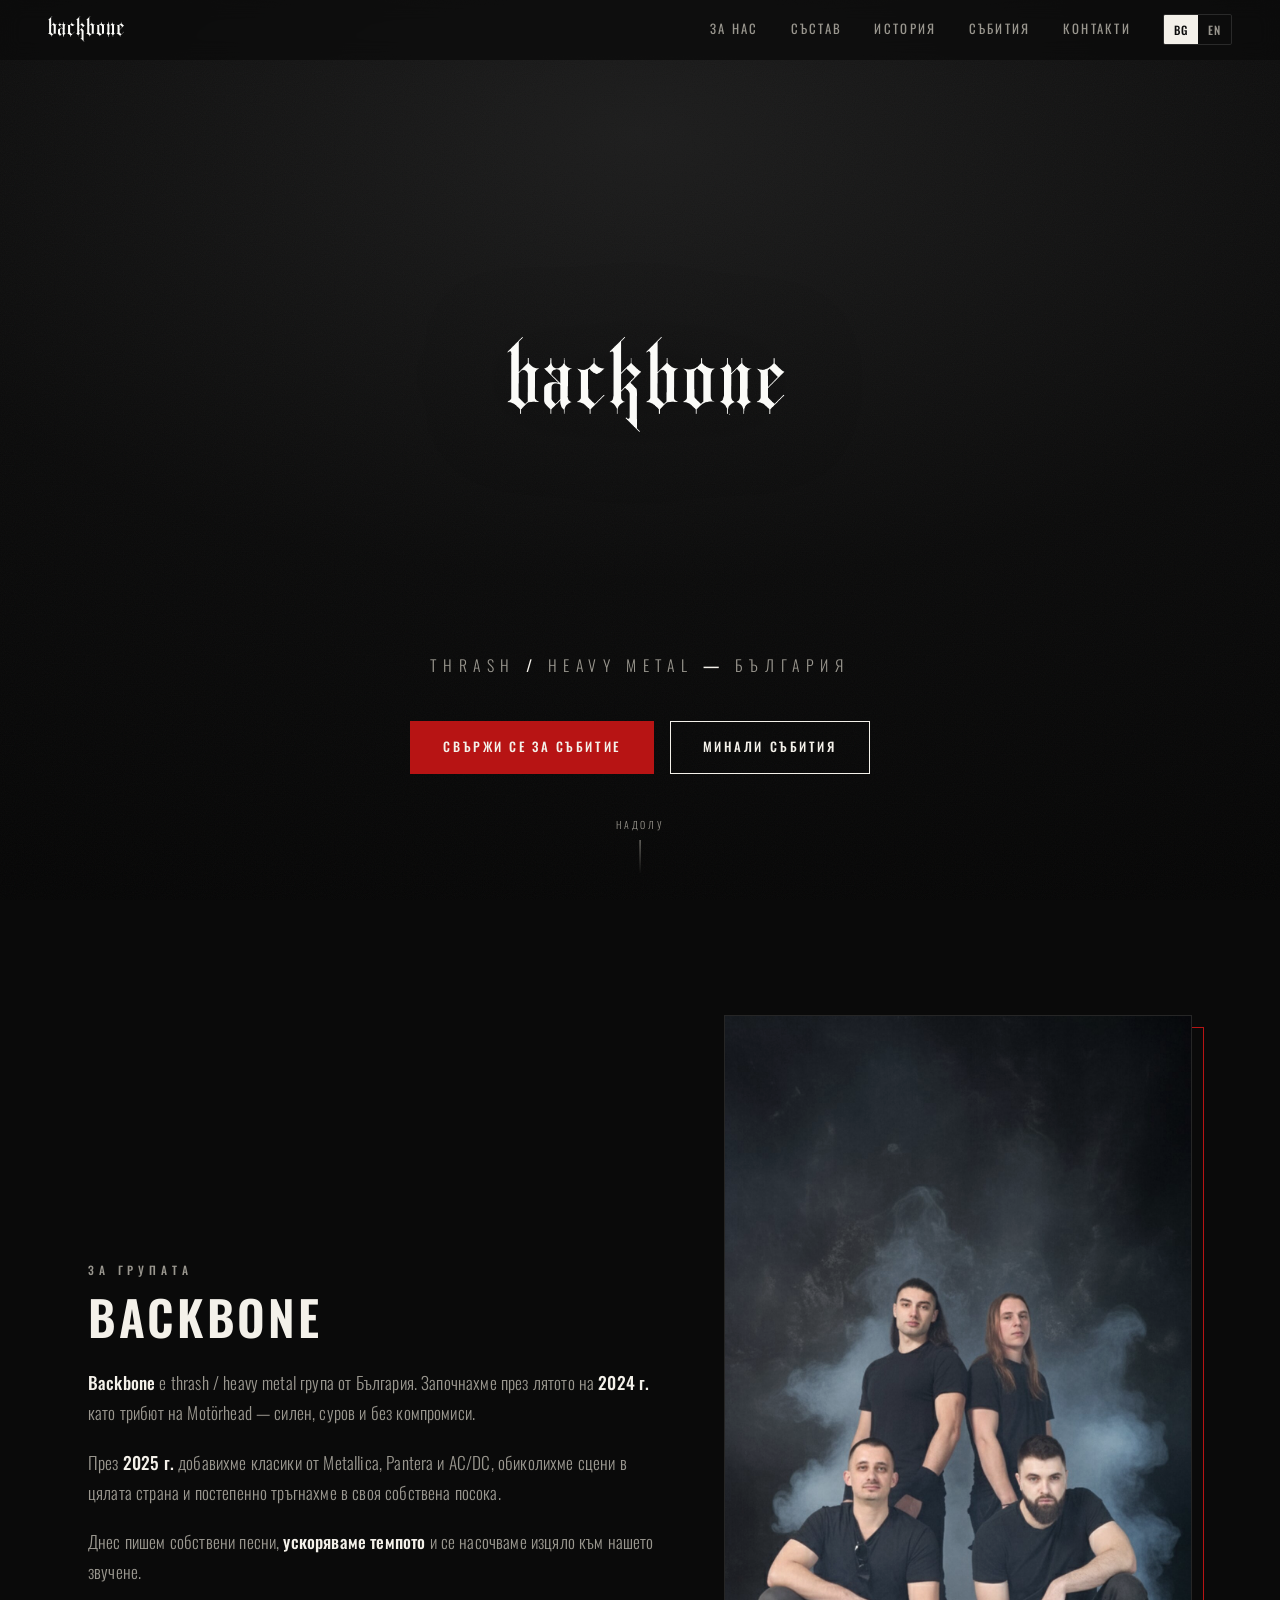
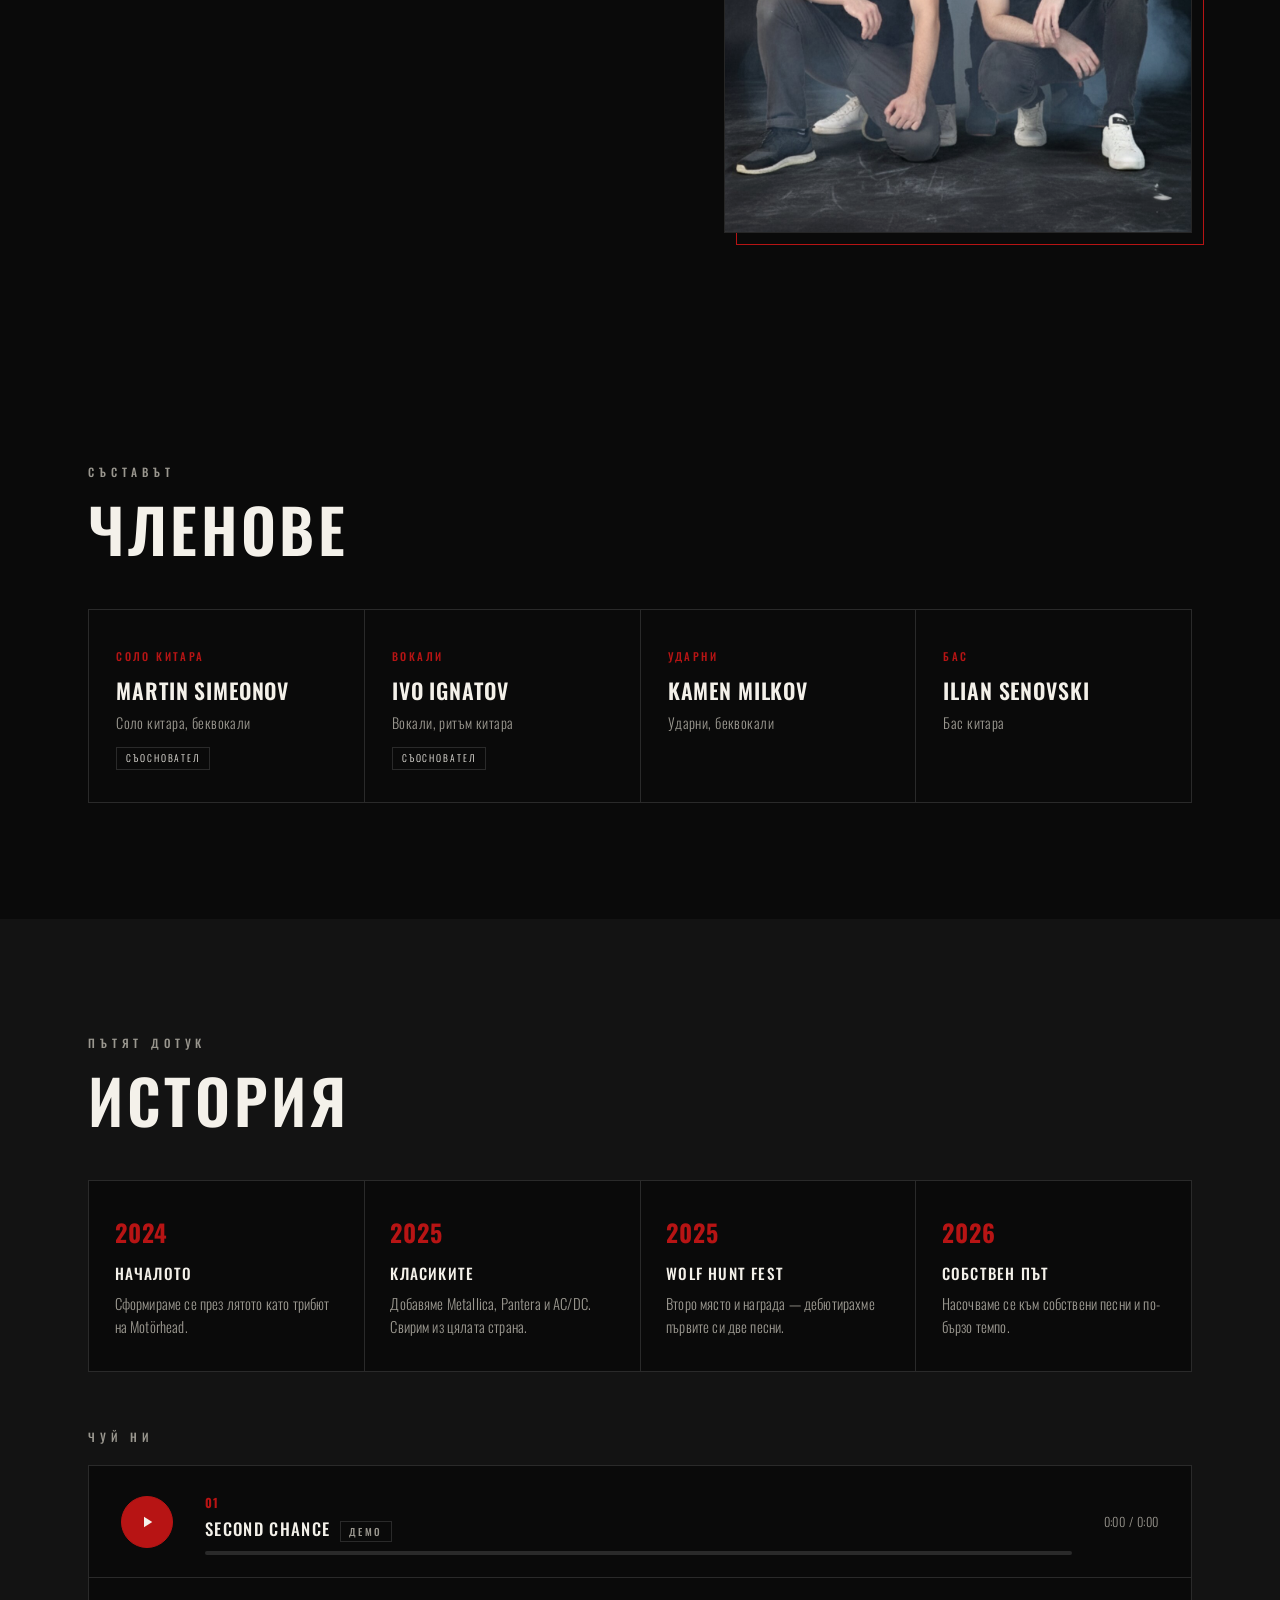
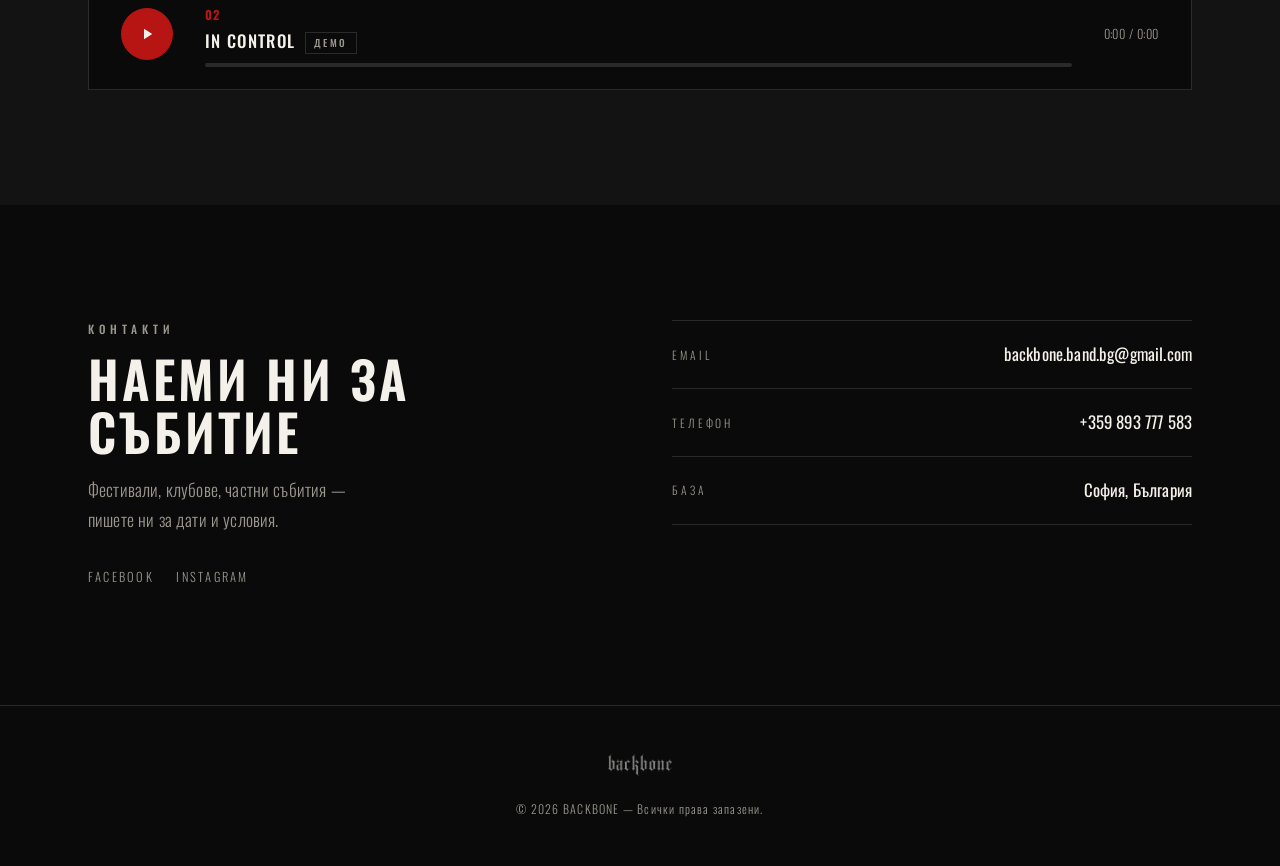
<file: index.html>
<!DOCTYPE html>
<html lang="bg">
<head>
<meta charset="UTF-8">
<meta name="viewport" content="width=device-width, initial-scale=1">
<title>BACKBONE — Thrash / Heavy Metal</title>
<meta name="description" content="BACKBONE — thrash / heavy metal band from Bulgaria. Bookings and events.">
<link rel="icon" type="image/png" href="assets/img/favicon.png">
<link rel="preconnect" href="https://fonts.googleapis.com">
<link rel="preconnect" href="https://fonts.gstatic.com" crossorigin>
<link href="https://fonts.googleapis.com/css2?family=Oswald:wght@300;400;500;600;700&display=swap" rel="stylesheet">
<link rel="stylesheet" href="assets/css/style.css">
</head>
<body>

<!-- NAV -->
<nav class="nav">
  <a class="nav__logo" href="index.html" aria-label="BACKBONE home">
    <img src="assets/img/logo-mark.png" alt="BACKBONE">
  </a>
  <div class="nav__links">
    <a href="#about"><span data-lang-bg>За нас</span><span data-lang-en>About</span></a>
    <a href="#members"><span data-lang-bg>Състав</span><span data-lang-en>Members</span></a>
    <a href="#story"><span data-lang-bg>История</span><span data-lang-en>Story</span></a>
    <a href="events.html"><span data-lang-bg>Събития</span><span data-lang-en>Events</span></a>
    <a href="#contact"><span data-lang-bg>Контакти</span><span data-lang-en>Contact</span></a>
    <div class="lang" role="group" aria-label="Language">
      <button data-set-lang="bg">BG</button>
      <button data-set-lang="en">EN</button>
    </div>
  </div>
  <button class="burger" aria-label="Menu"><span></span><span></span><span></span></button>
</nav>

<!-- HERO -->
<header class="hero">
  <div class="hero__bg"></div>
  <div class="hero__inner">
    <img class="hero__logo" src="assets/img/logo-white-centered.png" alt="BACKBONE">
    <p class="hero__tag">
      <span data-lang-bg>Thrash <b>/</b> Heavy Metal <b>—</b> България</span>
      <span data-lang-en>Thrash <b>/</b> Heavy Metal <b>—</b> Bulgaria</span>
    </p>
    <div class="hero__cta">
      <a class="btn btn--blood" href="#contact"><span data-lang-bg>Свържи се за събитие</span><span data-lang-en>Book us</span></a>
      <a class="btn" href="events.html"><span data-lang-bg>Минали събития</span><span data-lang-en>Past shows</span></a>
    </div>
  </div>
  <div class="hero__scroll"><span data-lang-bg>Надолу</span><span data-lang-en>Scroll</span></div>
</header>

<!-- ABOUT -->
<section class="section" id="about">
  <div class="wrap about">
    <div class="about__body" data-reveal>
      <span class="eyebrow" data-lang-bg>За групата</span>
      <span class="eyebrow" data-lang-en>The band</span>
      <h2 style="font-size:clamp(1.8rem,5vw,3rem);margin:0.8rem 0 1.5rem;">BACKBONE</h2>
      <div data-lang-bg>
        <p><strong>Backbone</strong> е thrash / heavy metal група от България. Започнахме през лятото на <strong>2024 г.</strong> като трибют на Motörhead — силен, суров и без компромиси.</p>
        <p>През <strong>2025 г.</strong> добавихме класики от Metallica, Pantera и AC/DC, обиколихме сцени в цялата страна и постепенно тръгнахме в своя собствена посока.</p>
        <p>Днес пишем собствени песни, <strong>ускоряваме темпото</strong> и се насочваме изцяло към нашето звучене.</p>
      </div>
      <div data-lang-en>
        <p><strong>Backbone</strong> is a thrash / heavy metal band from Bulgaria. We started in the <strong>summer of 2024</strong> as a Motörhead tribute — loud, raw and uncompromising.</p>
        <p>Through <strong>2025</strong> we added classics from Metallica, Pantera and AC/DC, played stages across the country, and slowly began moving in our own direction.</p>
        <p>Today we write our own songs, <strong>push the tempo faster</strong>, and head fully toward our own sound.</p>
      </div>
    </div>
    <div class="about__photo" data-reveal>
      <img src="assets/img/band-dark.jpg" alt="BACKBONE" data-en="BACKBONE band" data-bg="Групата BACKBONE">
    </div>
  </div>
</section>

<!-- MEMBERS -->
<section class="section" id="members">
  <div class="wrap">
    <div class="section__head" data-reveal>
      <span class="eyebrow" data-lang-bg>Съставът</span>
      <span class="eyebrow" data-lang-en>The lineup</span>
      <h2><span data-lang-bg>Членове</span><span data-lang-en>Members</span></h2>
    </div>
    <div class="members" data-reveal>
      <div class="member">
        <span class="member__role"><span data-lang-bg>Соло китара</span><span data-lang-en>Lead guitar</span></span>
        <h3 class="member__name">Martin Simeonov</h3>
        <p class="member__inst"><span data-lang-bg>Соло китара, беквокали</span><span data-lang-en>Lead guitar, backing vocals</span></p>
        <span class="member__founder"><span data-lang-bg>Съосновател</span><span data-lang-en>Co-founder</span></span>
      </div>
      <div class="member">
        <span class="member__role"><span data-lang-bg>Вокали</span><span data-lang-en>Vocals</span></span>
        <h3 class="member__name">Ivo Ignatov</h3>
        <p class="member__inst"><span data-lang-bg>Вокали, ритъм китара</span><span data-lang-en>Vocals, rhythm guitar</span></p>
        <span class="member__founder"><span data-lang-bg>Съосновател</span><span data-lang-en>Co-founder</span></span>
      </div>
      <div class="member">
        <span class="member__role"><span data-lang-bg>Ударни</span><span data-lang-en>Drums</span></span>
        <h3 class="member__name">Kamen Milkov</h3>
        <p class="member__inst"><span data-lang-bg>Ударни, беквокали</span><span data-lang-en>Drums, backing vocals</span></p>
      </div>
      <div class="member">
        <span class="member__role"><span data-lang-bg>Бас</span><span data-lang-en>Bass</span></span>
        <h3 class="member__name">Ilian Senovski</h3>
        <p class="member__inst"><span data-lang-bg>Бас китара</span><span data-lang-en>Bass guitar</span></p>
      </div>
    </div>
  </div>
</section>

<!-- STORY / MILESTONES -->
<section class="section section--alt" id="story">
  <div class="wrap">
    <div class="section__head" data-reveal>
      <span class="eyebrow" data-lang-bg>Пътят дотук</span>
      <span class="eyebrow" data-lang-en>The road so far</span>
      <h2><span data-lang-bg>История</span><span data-lang-en>Story</span></h2>
    </div>
    <div class="miles" data-reveal>
      <div class="mile">
        <span class="mile__year">2024</span>
        <span class="mile__t"><span data-lang-bg>Началото</span><span data-lang-en>The start</span></span>
        <p data-lang-bg>Сформираме се през лятото като трибют на Motörhead.</p>
        <p data-lang-en>Formed in the summer as a Motörhead tribute.</p>
      </div>
      <div class="mile">
        <span class="mile__year">2025</span>
        <span class="mile__t"><span data-lang-bg>Класиките</span><span data-lang-en>The classics</span></span>
        <p data-lang-bg>Добавяме Metallica, Pantera и AC/DC. Свирим из цялата страна.</p>
        <p data-lang-en>Added Metallica, Pantera and AC/DC. Played all over the country.</p>
      </div>
      <div class="mile">
        <span class="mile__year">2025</span>
        <span class="mile__t"><span data-lang-bg>Wolf Hunt Fest</span><span data-lang-en>Wolf Hunt Fest</span></span>
        <p data-lang-bg>Второ място и награда — дебютирахме първите си две песни.</p>
        <p data-lang-en>2nd place and an award — debuting our first two songs.</p>
      </div>
      <div class="mile">
        <span class="mile__year">2026</span>
        <span class="mile__t"><span data-lang-bg>Собствен път</span><span data-lang-en>Our own path</span></span>
        <p data-lang-bg>Насочваме се към собствени песни и по-бързо темпо.</p>
        <p data-lang-en>Moving toward our own songs and a faster tempo.</p>
      </div>
    </div>

    <div style="margin-top:3.5rem" data-reveal>
      <span class="eyebrow" style="display:block;margin-bottom:1.2rem" data-lang-bg>Чуй ни</span>
      <span class="eyebrow" style="display:block;margin-bottom:1.2rem" data-lang-en>Listen</span>
      <div class="tracks">
        <div class="track" data-src="assets/audio/second-chance.mp3">
          <button class="track__play" aria-label="Play Second Chance">
            <svg class="icon-play" viewBox="0 0 24 24" fill="currentColor"><path d="M8 5v14l11-7z"/></svg>
            <svg class="icon-pause" viewBox="0 0 24 24" fill="currentColor"><path d="M6 5h4v14H6zM14 5h4v14h-4z"/></svg>
          </button>
          <div class="track__meta">
            <span class="track__num">01</span>
            <div class="track__name">Second Chance<span class="track__tag" data-lang-bg>демо</span><span class="track__tag" data-lang-en>demo</span></div>
            <div class="track__bar"><div class="track__fill"></div></div>
          </div>
          <div class="track__time">0:00 / 0:00</div>
        </div>
        <div class="track" data-src="assets/audio/in-control.mp3">
          <button class="track__play" aria-label="Play In Control">
            <svg class="icon-play" viewBox="0 0 24 24" fill="currentColor"><path d="M8 5v14l11-7z"/></svg>
            <svg class="icon-pause" viewBox="0 0 24 24" fill="currentColor"><path d="M6 5h4v14H6zM14 5h4v14h-4z"/></svg>
          </button>
          <div class="track__meta">
            <span class="track__num">02</span>
            <div class="track__name">In Control<span class="track__tag" data-lang-bg>демо</span><span class="track__tag" data-lang-en>demo</span></div>
            <div class="track__bar"><div class="track__fill"></div></div>
          </div>
          <div class="track__time">0:00 / 0:00</div>
        </div>
      </div>
    </div>
  </div>
</section>

<!-- CONTACT -->
<section class="section" id="contact">
  <div class="wrap contact">
    <div class="contact__lead" data-reveal>
      <span class="eyebrow" data-lang-bg>Контакти</span>
      <span class="eyebrow" data-lang-en>Contact</span>
      <h2 style="font-size:clamp(1.8rem,5vw,3.2rem);margin-top:0.8rem"><span data-lang-bg>Наеми ни за събитие</span><span data-lang-en>Book us for a show</span></h2>
      <p data-lang-bg>Фестивали, клубове, частни събития — пишете ни за дати и условия.</p>
      <p data-lang-en>Festivals, clubs, private events — reach out for dates and details.</p>
      <div class="socials">
        <a href="https://www.facebook.com/profile.php?id=61567194346154" target="_blank" rel="noopener">Facebook</a>
        <a href="https://www.instagram.com/backbone__band" target="_blank" rel="noopener">Instagram</a>
      </div>
    </div>
    <div class="contact__list" data-reveal>
      <a class="contact__row" href="mailto:backbone.band.bg@gmail.com">
        <span class="k">Email</span>
        <span class="v">backbone.band.bg@gmail.com</span>
      </a>
      <a class="contact__row" href="tel:+359893777583">
        <span class="k"><span data-lang-bg>Телефон</span><span data-lang-en>Phone</span></span>
        <span class="v">+359 893 777 583</span>
      </a>
      <div class="contact__row">
        <span class="k"><span data-lang-bg>База</span><span data-lang-en>Based in</span></span>
        <span class="v"><span data-lang-bg>София, България</span><span data-lang-en>Sofia, Bulgaria</span></span>
      </div>
    </div>
  </div>
</section>

<!-- FOOTER -->
<footer class="footer">
  <img src="assets/img/logo-mark.png" alt="BACKBONE">
  <p>© <span id="yr"></span> BACKBONE — <span data-lang-bg>Всички права запазени.</span><span data-lang-en>All rights reserved.</span></p>
</footer>

<script>document.getElementById('yr').textContent = new Date().getFullYear();</script>
<script src="assets/js/main.js"></script>
</body>
</html>
</file>
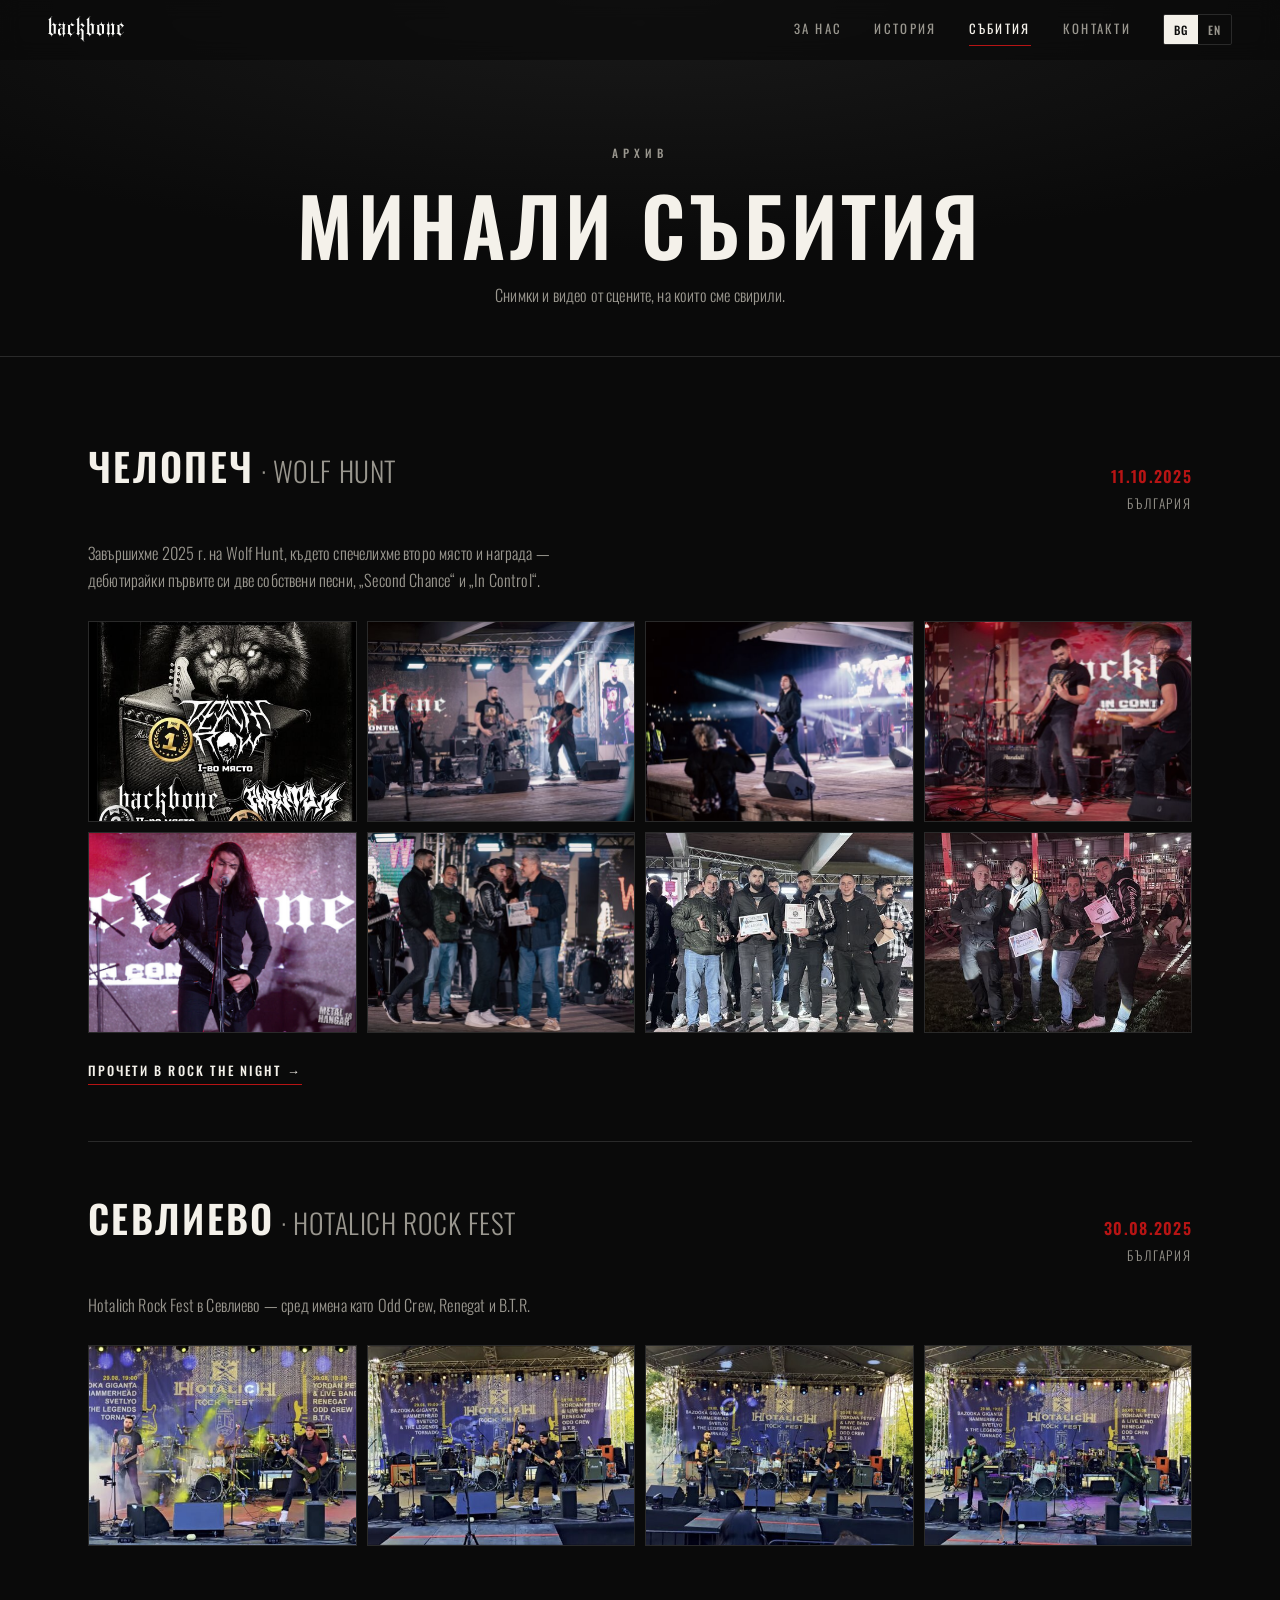
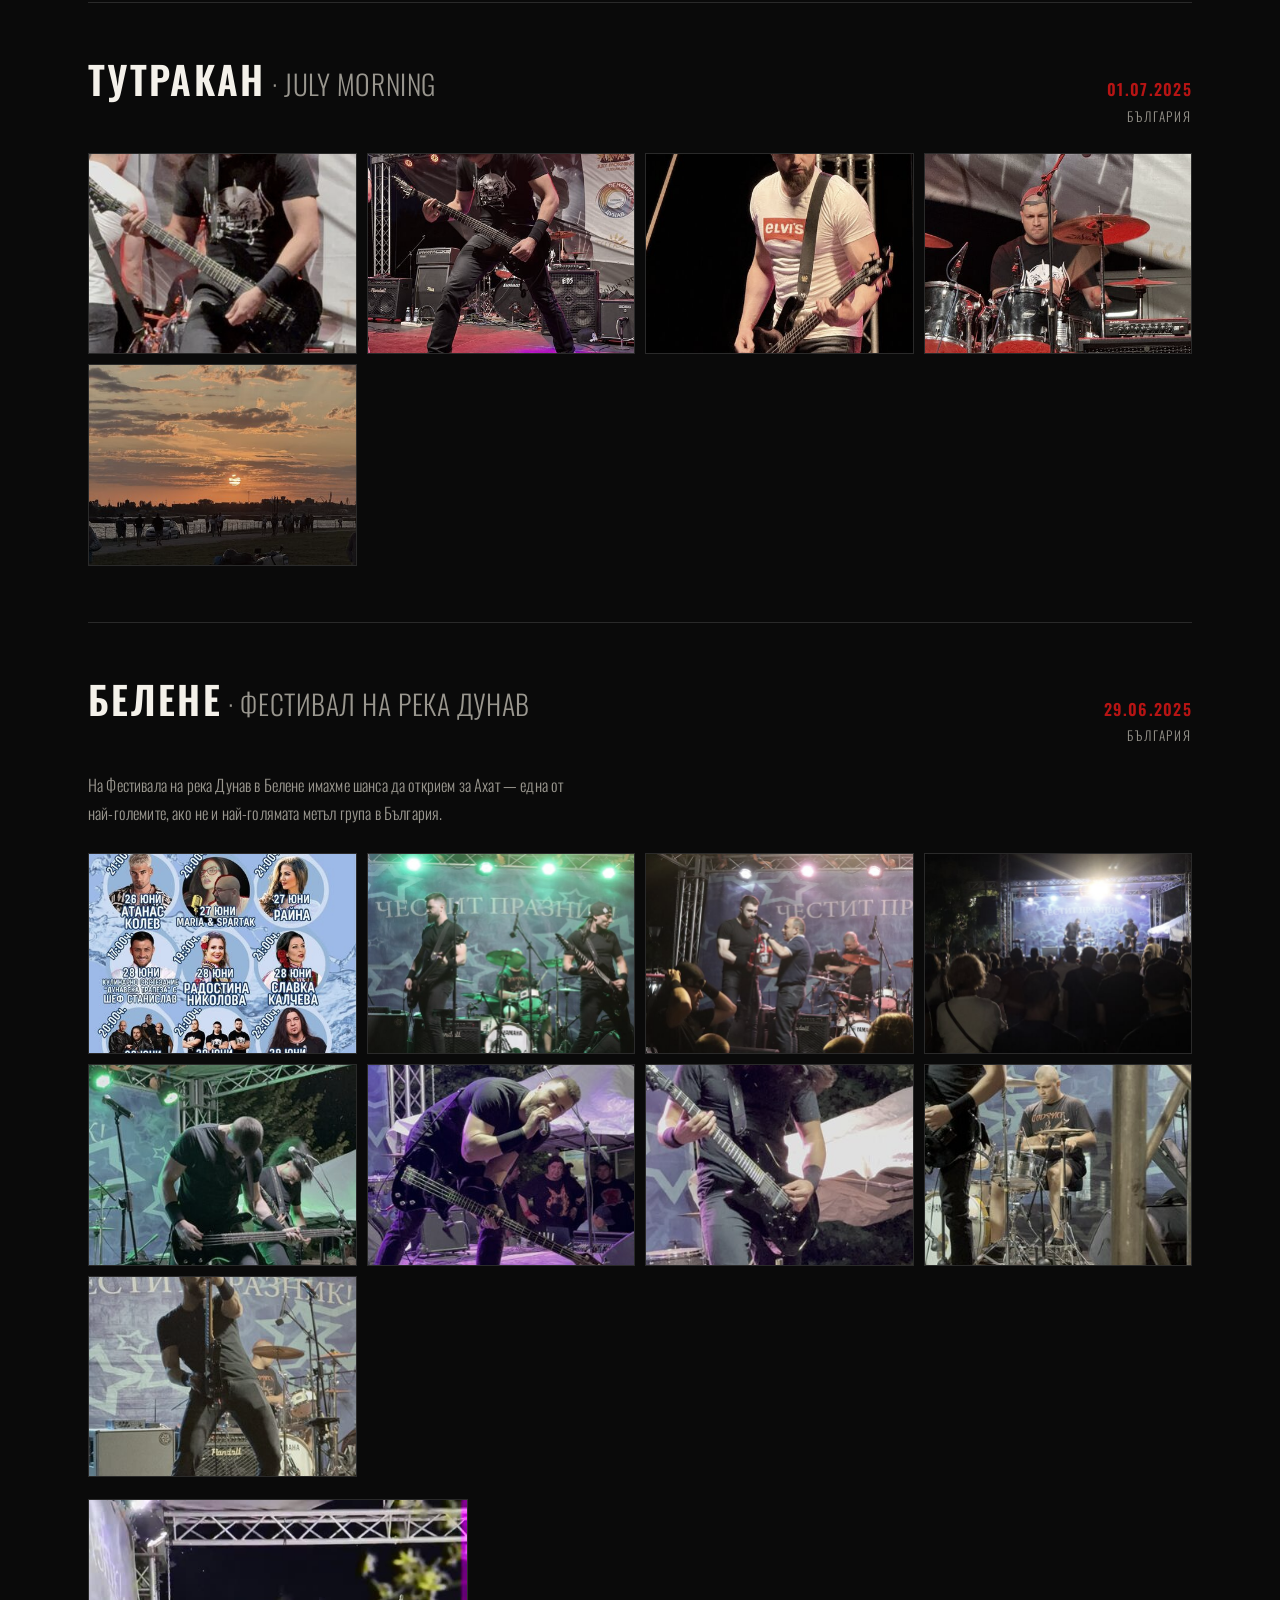
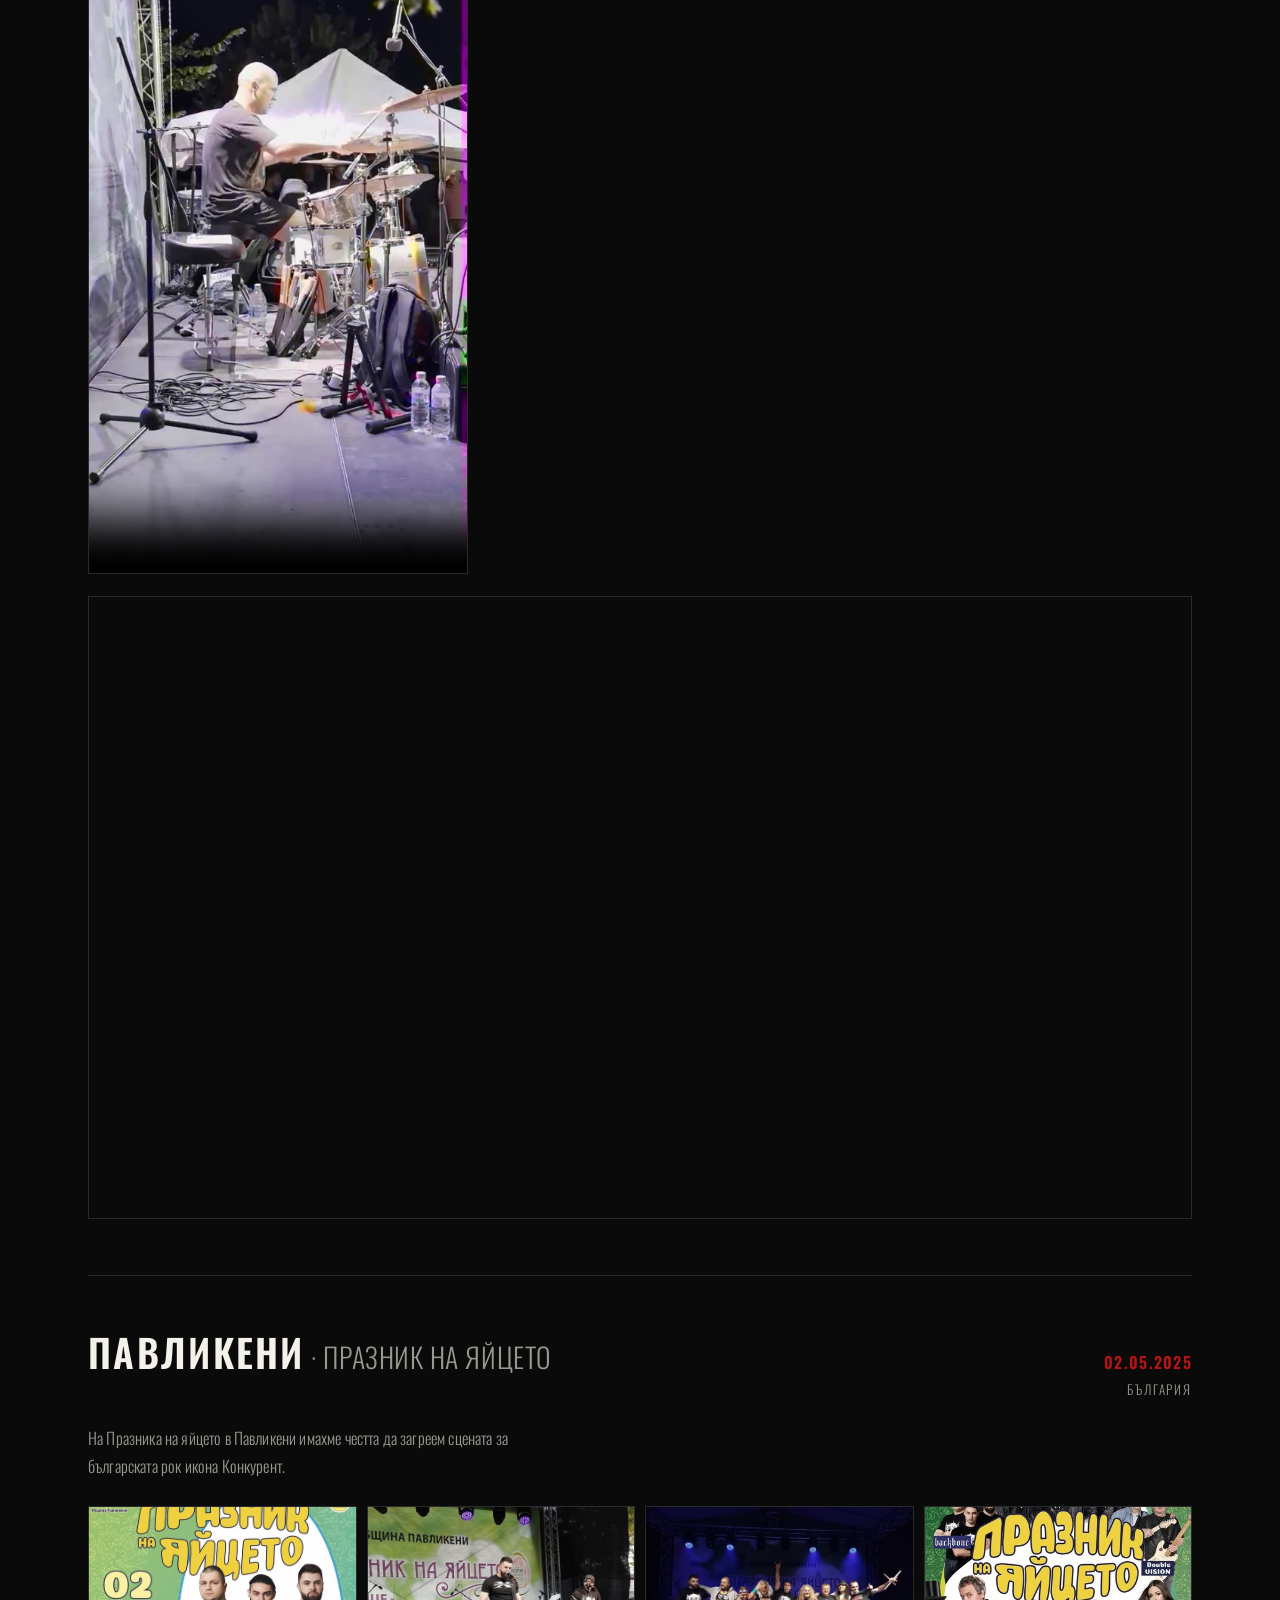
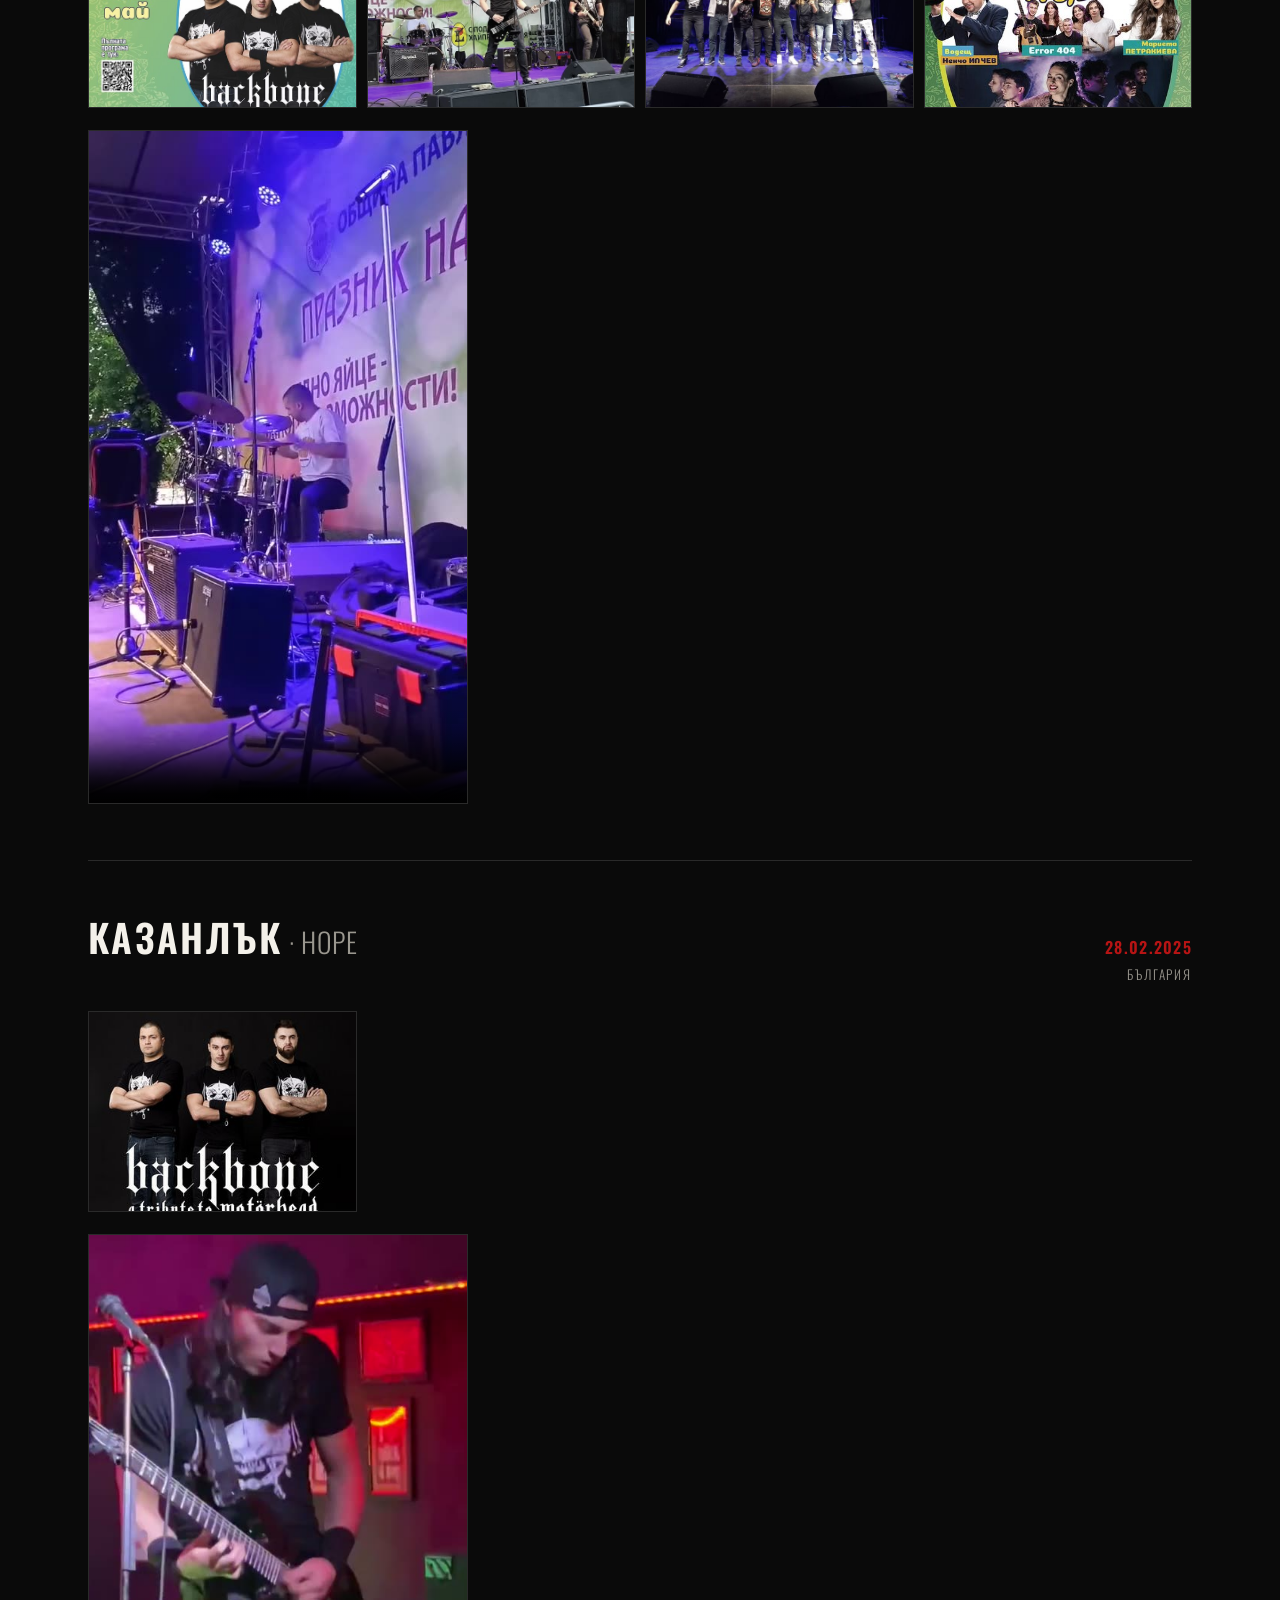
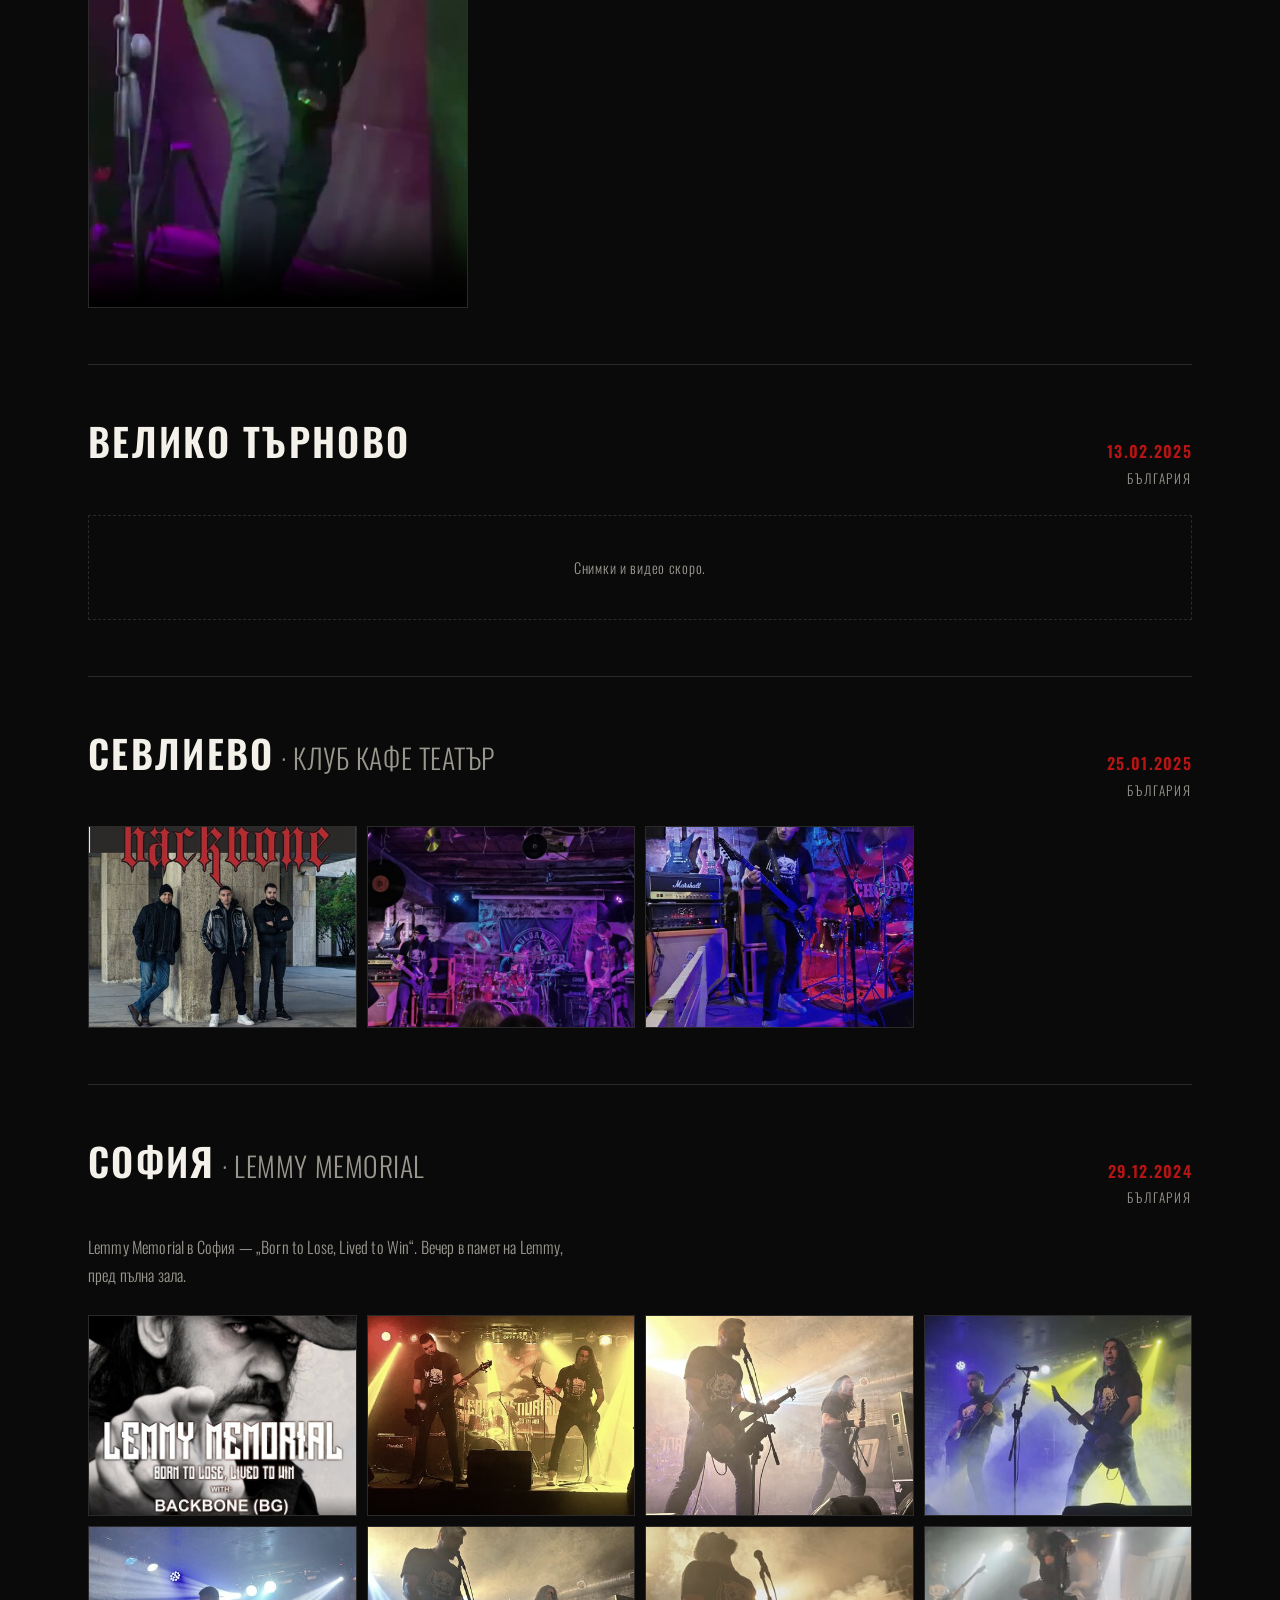
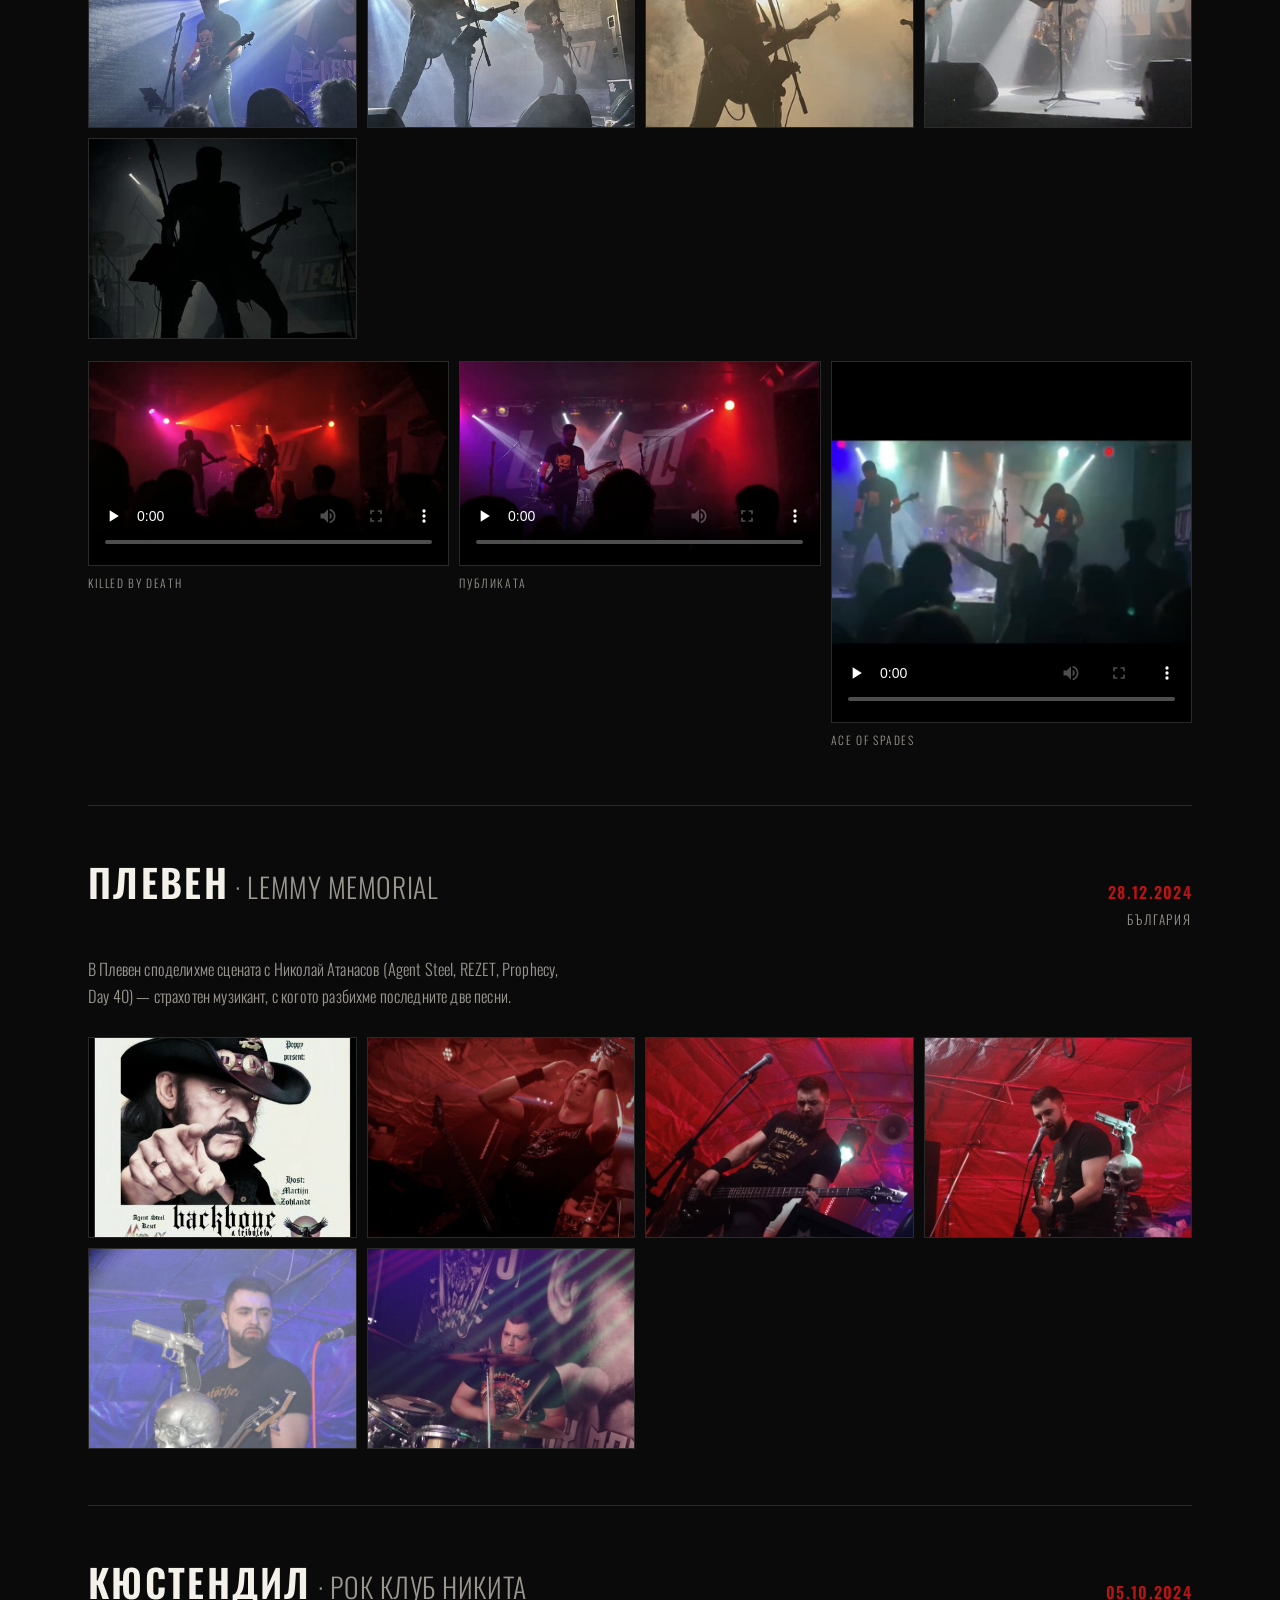
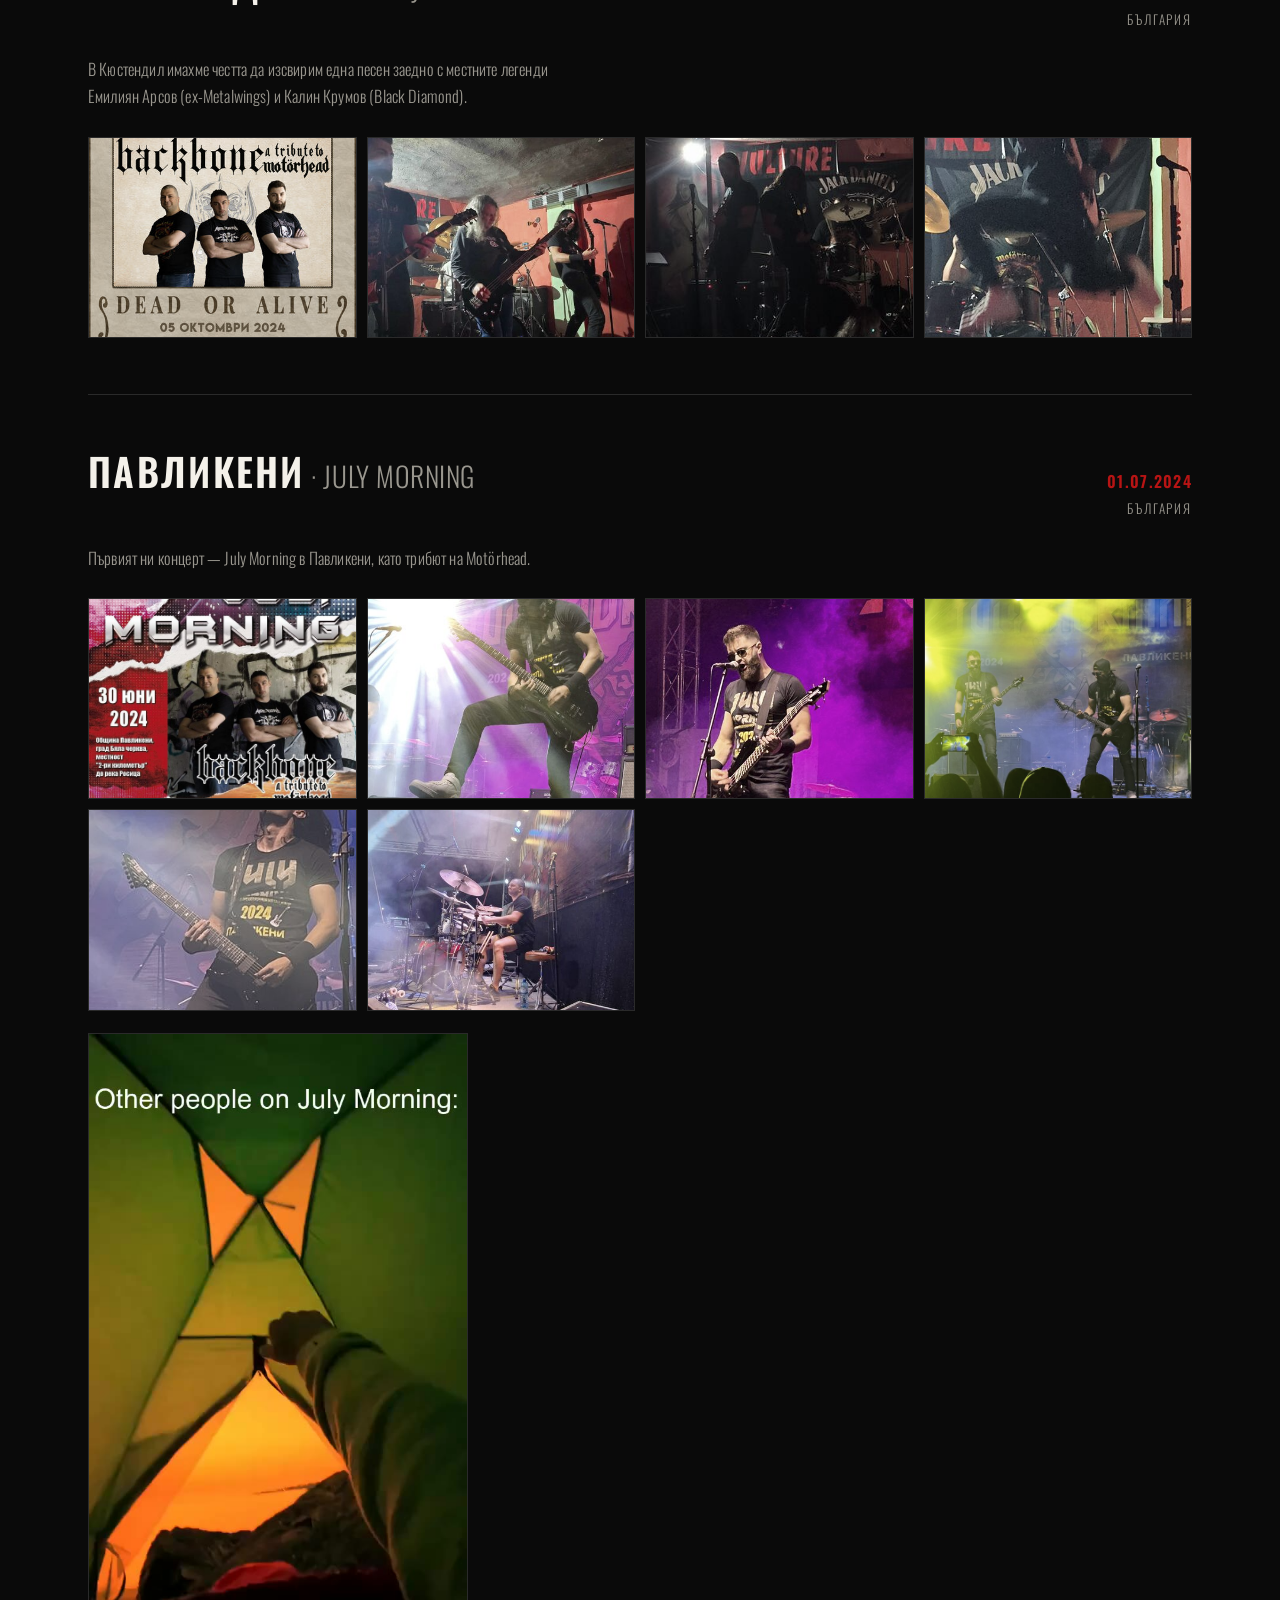
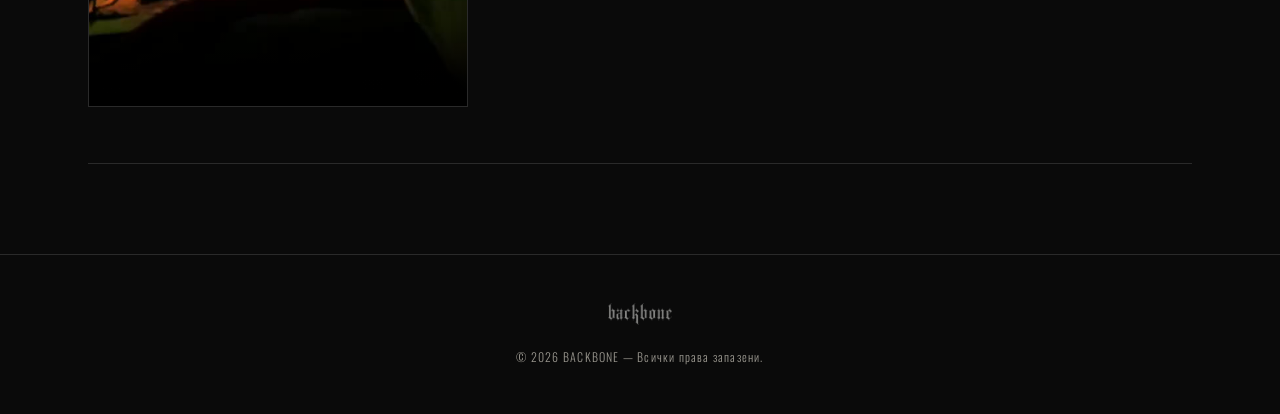
<file: events.html>
<!DOCTYPE html>
<html lang="bg">
<head>
<meta charset="UTF-8">
<meta name="viewport" content="width=device-width, initial-scale=1">
<title>BACKBONE — <span>Events</span></title>
<meta name="description" content="Past shows and galleries — BACKBONE thrash / heavy metal.">
<link rel="icon" type="image/png" href="assets/img/favicon.png">
<link rel="preconnect" href="https://fonts.googleapis.com">
<link rel="preconnect" href="https://fonts.gstatic.com" crossorigin>
<link href="https://fonts.googleapis.com/css2?family=Oswald:wght@300;400;500;600;700&display=swap" rel="stylesheet">
<link rel="stylesheet" href="assets/css/style.css">
</head>
<body>

<!-- NAV -->
<nav class="nav">
  <a class="nav__logo" href="index.html" aria-label="BACKBONE home">
    <img src="assets/img/logo-mark.png" alt="BACKBONE">
  </a>
  <div class="nav__links">
    <a href="index.html#about"><span data-lang-bg>За нас</span><span data-lang-en>About</span></a>
    <a href="index.html#story"><span data-lang-bg>История</span><span data-lang-en>Story</span></a>
    <a href="events.html" aria-current="page"><span data-lang-bg>Събития</span><span data-lang-en>Events</span></a>
    <a href="index.html#contact"><span data-lang-bg>Контакти</span><span data-lang-en>Contact</span></a>
    <div class="lang" role="group" aria-label="Language">
      <button data-set-lang="bg">BG</button>
      <button data-set-lang="en">EN</button>
    </div>
  </div>
  <button class="burger" aria-label="Menu"><span></span><span></span><span></span></button>
</nav>

<!-- PAGE HERO -->
<header class="page-hero">
  <span class="eyebrow" data-lang-bg>Архив</span>
  <span class="eyebrow" data-lang-en>Archive</span>
  <h1><span data-lang-bg>Минали събития</span><span data-lang-en>Past events</span></h1>
  <p data-lang-bg>Снимки и видео от сцените, на които сме свирили.</p>
  <p data-lang-en>Photos and video from the stages we've played.</p>
</header>

<!-- EVENTS LIST -->
<main class="events">
  <div class="wrap">

    <!-- ============================================================
         EVENT ENTRY — copy a whole <article> block to add a show.
         Newest event goes at the TOP.
         To add photos: drop files in assets/img/events/ and put a
         <div class="gallery"> with .gallery__item blocks inside the
         article (see the Челопеч / Wolf Hunt entry below as a model),
         replacing the "coming soon" note.
         ============================================================ -->
    <article class="event" data-reveal>
      <div class="event__head">
        <h2 class="event__title"><span data-lang-bg>Челопеч<span class="event__sub"> · Wolf Hunt</span></span><span data-lang-en>Chelopech<span class="event__sub"> · Wolf Hunt</span></span></h2>
        <div class="event__meta">
          <span class="event__date">11.10.2025</span>
          <span class="event__place"><span data-lang-bg>България</span><span data-lang-en>Bulgaria</span></span>
        </div>
      </div>
      <p class="event__desc" data-lang-bg>Завършихме 2025 г. на Wolf Hunt, където спечелихме второ място и награда — дебютирайки първите си две собствени песни, „Second Chance“ и „In Control“.</p>
      <p class="event__desc" data-lang-en>We closed out 2025 at Wolf Hunt, taking 2nd place and an award — debuting our first two original songs, "Second Chance" and "In Control".</p>

      <div class="gallery">
        <div class="gallery__item" data-full="assets/img/events/chelopech-2025-10-00.jpg">
          <img src="assets/img/events/chelopech-2025-10-00-thumb.jpg" alt="Wolf Hunt — резултати / results" loading="lazy">
        </div>
        <div class="gallery__item" data-full="assets/img/events/chelopech-2025-10-01.jpg">
          <img src="assets/img/events/chelopech-2025-10-01-thumb.jpg" alt="BACKBONE — Wolf Hunt, Челопеч" loading="lazy">
        </div>
        <div class="gallery__item" data-full="assets/img/events/chelopech-2025-10-02.jpg">
          <img src="assets/img/events/chelopech-2025-10-02-thumb.jpg" alt="BACKBONE — Wolf Hunt, Челопеч" loading="lazy">
        </div>
        <div class="gallery__item" data-full="assets/img/events/chelopech-2025-10-03.jpg">
          <img src="assets/img/events/chelopech-2025-10-03-thumb.jpg" alt="BACKBONE — Wolf Hunt, Челопеч" loading="lazy">
        </div>
        <div class="gallery__item" data-full="assets/img/events/chelopech-2025-10-04.jpg">
          <img src="assets/img/events/chelopech-2025-10-04-thumb.jpg" alt="BACKBONE — Wolf Hunt, Челопеч" loading="lazy">
        </div>
        <div class="gallery__item" data-full="assets/img/events/chelopech-2025-10-05.jpg">
          <img src="assets/img/events/chelopech-2025-10-05-thumb.jpg" alt="BACKBONE — награда, Wolf Hunt" loading="lazy">
        </div>
        <div class="gallery__item" data-full="assets/img/events/chelopech-2025-10-06.jpg">
          <img src="assets/img/events/chelopech-2025-10-06-thumb.jpg" alt="BACKBONE — Wolf Hunt, Челопеч" loading="lazy">
        </div>
        <div class="gallery__item" data-full="assets/img/events/chelopech-2025-10-07.jpg">
          <img src="assets/img/events/chelopech-2025-10-07-thumb.jpg" alt="BACKBONE — Wolf Hunt, Челопеч" loading="lazy">
        </div>
      </div>

      <p class="event__link">
        <a href="https://rockthenight.eu/death-row-backbone-i-phantom-sa-nai-dobrite-balgarski-grupi-na-wolf-hunt/" target="_blank" rel="noopener">
          <span data-lang-bg>Прочети в Rock the Night →</span><span data-lang-en>Read on Rock the Night →</span>
        </a>
      </p>
    </article>

    <article class="event" data-reveal>
      <div class="event__head">
        <h2 class="event__title"><span data-lang-bg>Севлиево<span class="event__sub"> · Hotalich Rock Fest</span></span><span data-lang-en>Sevlievo<span class="event__sub"> · Hotalich Rock Fest</span></span></h2>
        <div class="event__meta">
          <span class="event__date">30.08.2025</span>
          <span class="event__place"><span data-lang-bg>България</span><span data-lang-en>Bulgaria</span></span>
        </div>
      </div>
      <p class="event__desc" data-lang-bg>Hotalich Rock Fest в Севлиево — сред имена като Odd Crew, Renegat и B.T.R.</p>
      <p class="event__desc" data-lang-en>Hotalich Rock Fest in Sevlievo — sharing the bill with names like Odd Crew, Renegat and B.T.R.</p>

      <div class="gallery">
        <div class="gallery__item" data-full="assets/img/events/sevlievo-hotalich-2025-08-01.jpg">
          <img src="assets/img/events/sevlievo-hotalich-2025-08-01-thumb.jpg" alt="BACKBONE — Hotalich Rock Fest, Севлиево" loading="lazy">
        </div>
        <div class="gallery__item" data-full="assets/img/events/sevlievo-hotalich-2025-08-02.jpg">
          <img src="assets/img/events/sevlievo-hotalich-2025-08-02-thumb.jpg" alt="BACKBONE — Hotalich Rock Fest, Севлиево" loading="lazy">
        </div>
        <div class="gallery__item" data-full="assets/img/events/sevlievo-hotalich-2025-08-03.jpg">
          <img src="assets/img/events/sevlievo-hotalich-2025-08-03-thumb.jpg" alt="BACKBONE — Hotalich Rock Fest, Севлиево" loading="lazy">
        </div>
        <div class="gallery__item" data-full="assets/img/events/sevlievo-hotalich-2025-08-04.jpg">
          <img src="assets/img/events/sevlievo-hotalich-2025-08-04-thumb.jpg" alt="BACKBONE — Hotalich Rock Fest, Севлиево" loading="lazy">
        </div>
      </div>
    </article>

    <article class="event" data-reveal>
      <div class="event__head">
        <h2 class="event__title"><span data-lang-bg>Тутракан<span class="event__sub"> · July Morning</span></span><span data-lang-en>Tutrakan<span class="event__sub"> · July Morning</span></span></h2>
        <div class="event__meta">
          <span class="event__date">01.07.2025</span>
          <span class="event__place"><span data-lang-bg>България</span><span data-lang-en>Bulgaria</span></span>
        </div>
      </div>
      <div class="gallery">
        <div class="gallery__item" data-full="assets/img/events/tutrakan-2025-07-01.jpg">
          <img src="assets/img/events/tutrakan-2025-07-01-thumb.jpg" alt="BACKBONE — July Morning, Тутракан" loading="lazy">
        </div>
        <div class="gallery__item" data-full="assets/img/events/tutrakan-2025-07-02.jpg">
          <img src="assets/img/events/tutrakan-2025-07-02-thumb.jpg" alt="BACKBONE — July Morning, Тутракан" loading="lazy">
        </div>
        <div class="gallery__item" data-full="assets/img/events/tutrakan-2025-07-03.jpg">
          <img src="assets/img/events/tutrakan-2025-07-03-thumb.jpg" alt="BACKBONE — July Morning, Тутракан" loading="lazy">
        </div>
        <div class="gallery__item" data-full="assets/img/events/tutrakan-2025-07-04.jpg">
          <img src="assets/img/events/tutrakan-2025-07-04-thumb.jpg" alt="BACKBONE — July Morning, Тутракан" loading="lazy">
        </div>
        <div class="gallery__item" data-full="assets/img/events/tutrakan-2025-07-05.jpg">
          <img src="assets/img/events/tutrakan-2025-07-05-thumb.jpg" alt="July Morning на река Дунав, Тутракан" loading="lazy">
        </div>
      </div>
    </article>

    <article class="event" data-reveal>
      <div class="event__head">
        <h2 class="event__title"><span data-lang-bg>Белене<span class="event__sub"> · Фестивал на река Дунав</span></span><span data-lang-en>Belene<span class="event__sub"> · Danube River Festival</span></span></h2>
        <div class="event__meta">
          <span class="event__date">29.06.2025</span>
          <span class="event__place"><span data-lang-bg>България</span><span data-lang-en>Bulgaria</span></span>
        </div>
      </div>
      <p class="event__desc" data-lang-bg>На Фестивала на река Дунав в Белене имахме шанса да открием за Ахат — една от най-големите, ако не и най-голямата метъл група в България.</p>
      <p class="event__desc" data-lang-en>At the Danube River Festival in Belene we got the chance to open for Ahat — one of the biggest, if not the biggest, metal bands in Bulgaria.</p>

      <div class="gallery">
        <div class="gallery__item" data-full="assets/img/events/belene-2025-06-00.jpg">
          <img src="assets/img/events/belene-2025-06-00-thumb.jpg" alt="Фестивал на река Дунав, Белене — плакат / poster" loading="lazy">
        </div>
        <div class="gallery__item" data-full="assets/img/events/belene-2025-06-01.jpg">
          <img src="assets/img/events/belene-2025-06-01-thumb.jpg" alt="BACKBONE — Фестивал на река Дунав, Белене" loading="lazy">
        </div>
        <div class="gallery__item" data-full="assets/img/events/belene-2025-06-02.jpg">
          <img src="assets/img/events/belene-2025-06-02-thumb.jpg" alt="BACKBONE — Фестивал на река Дунав, Белене" loading="lazy">
        </div>
        <div class="gallery__item" data-full="assets/img/events/belene-2025-06-03.jpg">
          <img src="assets/img/events/belene-2025-06-03-thumb.jpg" alt="BACKBONE — Фестивал на река Дунав, Белене" loading="lazy">
        </div>
        <div class="gallery__item" data-full="assets/img/events/belene-2025-06-04.jpg">
          <img src="assets/img/events/belene-2025-06-04-thumb.jpg" alt="BACKBONE — Фестивал на река Дунав, Белене" loading="lazy">
        </div>
        <div class="gallery__item" data-full="assets/img/events/belene-2025-06-05.jpg">
          <img src="assets/img/events/belene-2025-06-05-thumb.jpg" alt="BACKBONE — Фестивал на река Дунав, Белене" loading="lazy">
        </div>
        <div class="gallery__item" data-full="assets/img/events/belene-2025-06-06.jpg">
          <img src="assets/img/events/belene-2025-06-06-thumb.jpg" alt="BACKBONE — Фестивал на река Дунав, Белене" loading="lazy">
        </div>
        <div class="gallery__item" data-full="assets/img/events/belene-2025-06-07.jpg">
          <img src="assets/img/events/belene-2025-06-07-thumb.jpg" alt="BACKBONE — Фестивал на река Дунав, Белене" loading="lazy">
        </div>
        <div class="gallery__item" data-full="assets/img/events/belene-2025-06-08.jpg">
          <img src="assets/img/events/belene-2025-06-08-thumb.jpg" alt="BACKBONE — Фестивал на река Дунав, Белене" loading="lazy">
        </div>
      </div>

      <div class="event__video event__video--file">
        <video controls preload="none" playsinline poster="assets/img/events/belene-2025-06-video-1-poster.jpg">
          <source src="assets/video/belene-2025-06-video-1.mp4" type="video/mp4">
          <span data-lang-bg>Браузърът ви не поддържа видео.</span>
          <span data-lang-en>Your browser doesn't support video.</span>
        </video>
      </div>

      <div class="event__video">
        <iframe src="https://www.youtube.com/embed/uxcNM_4CfEs" title="BACKBONE — Белене" loading="lazy" frameborder="0" allow="accelerometer; autoplay; clipboard-write; encrypted-media; gyroscope; picture-in-picture" allowfullscreen></iframe>
      </div>
    </article>

    <article class="event" data-reveal>
      <div class="event__head">
        <h2 class="event__title"><span data-lang-bg>Павликени<span class="event__sub"> · Празник на яйцето</span></span><span data-lang-en>Pavlikeni<span class="event__sub"> · Egg Festival</span></span></h2>
        <div class="event__meta">
          <span class="event__date">02.05.2025</span>
          <span class="event__place"><span data-lang-bg>България</span><span data-lang-en>Bulgaria</span></span>
        </div>
      </div>
      <p class="event__desc" data-lang-bg>На Празника на яйцето в Павликени имахме честта да загреем сцената за българската рок икона Конкурент.</p>
      <p class="event__desc" data-lang-en>At the Egg Festival in Pavlikeni we had the honour of warming up the stage for the Bulgarian rock icons Konkurent.</p>

      <div class="gallery">
        <div class="gallery__item" data-full="assets/img/events/pavlikeni-2025-05-00.jpg">
          <img src="assets/img/events/pavlikeni-2025-05-00-thumb.jpg" alt="Празник на яйцето, Павликени — плакат / poster" loading="lazy">
        </div>
        <div class="gallery__item" data-full="assets/img/events/pavlikeni-2025-05-01.jpg">
          <img src="assets/img/events/pavlikeni-2025-05-01-thumb.jpg" alt="BACKBONE — Празник на яйцето, Павликени" loading="lazy">
        </div>
        <div class="gallery__item" data-full="assets/img/events/pavlikeni-2025-05-02.jpg">
          <img src="assets/img/events/pavlikeni-2025-05-02-thumb.jpg" alt="BACKBONE с Конкурент — Празник на яйцето, Павликени" loading="lazy">
        </div>
        <div class="gallery__item" data-full="assets/img/events/pavlikeni-2025-05-03.jpg">
          <img src="assets/img/events/pavlikeni-2025-05-03-thumb.jpg" alt="Празник на яйцето — програма / lineup" loading="lazy">
        </div>
      </div>

      <div class="event__video event__video--file">
        <video controls preload="none" playsinline poster="assets/img/events/pavlikeni-2025-05-video-1-poster.jpg">
          <source src="assets/video/pavlikeni-2025-05-video-1.mp4" type="video/mp4">
          <span data-lang-bg>Браузърът ви не поддържа видео.</span>
          <span data-lang-en>Your browser doesn't support video.</span>
        </video>
      </div>
    </article>

    <article class="event" data-reveal>
      <div class="event__head">
        <h2 class="event__title"><span data-lang-bg>Казанлък<span class="event__sub"> · Hope</span></span><span data-lang-en>Kazanlak<span class="event__sub"> · Hope</span></span></h2>
        <div class="event__meta">
          <span class="event__date">28.02.2025</span>
          <span class="event__place"><span data-lang-bg>България</span><span data-lang-en>Bulgaria</span></span>
        </div>
      </div>
      <div class="gallery">
        <div class="gallery__item" data-full="assets/img/events/kazanlak-2025-02-00.jpg">
          <img src="assets/img/events/kazanlak-2025-02-00-thumb.jpg" alt="Казанлък, Hope — плакат / poster" loading="lazy">
        </div>
      </div>

      <div class="event__video event__video--file">
        <video controls preload="none" playsinline poster="assets/img/events/kazanlak-2025-02-video-1-poster.jpg">
          <source src="assets/video/kazanlak-2025-02-video-1.mp4" type="video/mp4">
          <span data-lang-bg>Браузърът ви не поддържа видео.</span>
          <span data-lang-en>Your browser doesn't support video.</span>
        </video>
      </div>
    </article>

    <article class="event" data-reveal>
      <div class="event__head">
        <h2 class="event__title"><span data-lang-bg>Велико Търново</span><span data-lang-en>Veliko Tarnovo</span></h2>
        <div class="event__meta">
          <span class="event__date">13.02.2025</span>
          <span class="event__place"><span data-lang-bg>България</span><span data-lang-en>Bulgaria</span></span>
        </div>
      </div>
      <div class="empty-note">
        <span data-lang-bg>Снимки и видео скоро.</span>
        <span data-lang-en>Photos and video coming soon.</span>
      </div>
    </article>

    <article class="event" data-reveal>
      <div class="event__head">
        <h2 class="event__title"><span data-lang-bg>Севлиево<span class="event__sub"> · Клуб Кафе Театър</span></span><span data-lang-en>Sevlievo<span class="event__sub"> · Club Coffee Theatre</span></span></h2>
        <div class="event__meta">
          <span class="event__date">25.01.2025</span>
          <span class="event__place"><span data-lang-bg>България</span><span data-lang-en>Bulgaria</span></span>
        </div>
      </div>
      <div class="gallery">
        <div class="gallery__item" data-full="assets/img/events/sevlievo-2025-01-00.jpg">
          <img src="assets/img/events/sevlievo-2025-01-00-thumb.jpg" alt="Севлиево, Клуб Кафе Театър — плакат / poster" loading="lazy">
        </div>
        <div class="gallery__item" data-full="assets/img/events/sevlievo-2025-01-01.jpg">
          <img src="assets/img/events/sevlievo-2025-01-01-thumb.jpg" alt="BACKBONE — Севлиево, Клуб Кафе Театър" loading="lazy">
        </div>
        <div class="gallery__item" data-full="assets/img/events/sevlievo-2025-01-02.jpg">
          <img src="assets/img/events/sevlievo-2025-01-02-thumb.jpg" alt="BACKBONE — Севлиево, Клуб Кафе Театър" loading="lazy">
        </div>
      </div>
    </article>

    <article class="event" data-reveal>
      <div class="event__head">
        <h2 class="event__title"><span data-lang-bg>София<span class="event__sub"> · Lemmy Memorial</span></span><span data-lang-en>Sofia<span class="event__sub"> · Lemmy Memorial</span></span></h2>
        <div class="event__meta">
          <span class="event__date">29.12.2024</span>
          <span class="event__place"><span data-lang-bg>България</span><span data-lang-en>Bulgaria</span></span>
        </div>
      </div>
      <p class="event__desc" data-lang-bg>Lemmy Memorial в София — „Born to Lose, Lived to Win“. Вечер в памет на Lemmy, пред пълна зала.</p>
      <p class="event__desc" data-lang-en>Lemmy Memorial in Sofia — "Born to Lose, Lived to Win." A night in memory of Lemmy, in front of a packed room.</p>

      <div class="gallery">
        <div class="gallery__item" data-full="assets/img/events/sofia-2024-12-00.jpg">
          <img src="assets/img/events/sofia-2024-12-00-thumb.jpg" alt="Lemmy Memorial София — плакат / poster" loading="lazy">
        </div>
        <div class="gallery__item" data-full="assets/img/events/sofia-2024-12-01.jpg">
          <img src="assets/img/events/sofia-2024-12-01-thumb.jpg" alt="BACKBONE — Lemmy Memorial, София" loading="lazy">
        </div>
        <div class="gallery__item" data-full="assets/img/events/sofia-2024-12-02.jpg">
          <img src="assets/img/events/sofia-2024-12-02-thumb.jpg" alt="BACKBONE — Lemmy Memorial, София" loading="lazy">
        </div>
        <div class="gallery__item" data-full="assets/img/events/sofia-2024-12-03.jpg">
          <img src="assets/img/events/sofia-2024-12-03-thumb.jpg" alt="BACKBONE — Lemmy Memorial, София" loading="lazy">
        </div>
        <div class="gallery__item" data-full="assets/img/events/sofia-2024-12-04.jpg">
          <img src="assets/img/events/sofia-2024-12-04-thumb.jpg" alt="BACKBONE — Lemmy Memorial, София" loading="lazy">
        </div>
        <div class="gallery__item" data-full="assets/img/events/sofia-2024-12-05.jpg">
          <img src="assets/img/events/sofia-2024-12-05-thumb.jpg" alt="BACKBONE — Lemmy Memorial, София" loading="lazy">
        </div>
        <div class="gallery__item" data-full="assets/img/events/sofia-2024-12-06.jpg">
          <img src="assets/img/events/sofia-2024-12-06-thumb.jpg" alt="BACKBONE — Lemmy Memorial, София" loading="lazy">
        </div>
        <div class="gallery__item" data-full="assets/img/events/sofia-2024-12-07.jpg">
          <img src="assets/img/events/sofia-2024-12-07-thumb.jpg" alt="BACKBONE — Lemmy Memorial, София" loading="lazy">
        </div>
        <div class="gallery__item" data-full="assets/img/events/sofia-2024-12-08.jpg">
          <img src="assets/img/events/sofia-2024-12-08-thumb.jpg" alt="BACKBONE — Lemmy Memorial, София" loading="lazy">
        </div>
      </div>

      <div class="videos">
        <figure>
          <video controls preload="none" playsinline poster="assets/img/events/sofia-2024-12-video-1-poster.jpg">
            <source src="assets/video/sofia-2024-12-video-1.mp4" type="video/mp4">
          </video>
          <figcaption data-lang-bg>Killed by Death</figcaption>
          <figcaption data-lang-en>Killed by Death</figcaption>
        </figure>
        <figure>
          <video controls preload="none" playsinline poster="assets/img/events/sofia-2024-12-video-2-poster.jpg">
            <source src="assets/video/sofia-2024-12-video-2.mp4" type="video/mp4">
          </video>
          <figcaption data-lang-bg>Публиката</figcaption>
          <figcaption data-lang-en>The crowd</figcaption>
        </figure>
        <figure>
          <video controls preload="none" playsinline poster="assets/img/events/sofia-2024-12-video-3-poster.jpg">
            <source src="assets/video/sofia-2024-12-video-3.mp4" type="video/mp4">
          </video>
          <figcaption data-lang-bg>Ace of Spades</figcaption>
          <figcaption data-lang-en>Ace of Spades</figcaption>
        </figure>
      </div>
    </article>

    <article class="event" data-reveal>
      <div class="event__head">
        <h2 class="event__title"><span data-lang-bg>Плевен<span class="event__sub"> · Lemmy Memorial</span></span><span data-lang-en>Pleven<span class="event__sub"> · Lemmy Memorial</span></span></h2>
        <div class="event__meta">
          <span class="event__date">28.12.2024</span>
          <span class="event__place"><span data-lang-bg>България</span><span data-lang-en>Bulgaria</span></span>
        </div>
      </div>
      <p class="event__desc" data-lang-bg>В Плевен споделихме сцената с Николай Атанасов (Agent Steel, REZET, Prophecy, Day 40) — страхотен музикант, с когото разбихме последните две песни.</p>
      <p class="event__desc" data-lang-en>In Pleven we shared the stage with Nikolay Atanasov (Agent Steel, REZET, Prophecy, Day 40) — a great musician we tore through the last two songs with.</p>

      <div class="gallery">
        <div class="gallery__item" data-full="assets/img/events/pleven-2024-12-00.jpg">
          <img src="assets/img/events/pleven-2024-12-00-thumb.jpg" alt="Japara Rock — Lemmy Memorial, плакат / poster" loading="lazy">
        </div>
        <div class="gallery__item" data-full="assets/img/events/pleven-2024-12-01.jpg">
          <img src="assets/img/events/pleven-2024-12-01-thumb.jpg" alt="BACKBONE — Плевен, Lemmy Memorial" loading="lazy">
        </div>
        <div class="gallery__item" data-full="assets/img/events/pleven-2024-12-02.jpg">
          <img src="assets/img/events/pleven-2024-12-02-thumb.jpg" alt="BACKBONE — Плевен, Lemmy Memorial" loading="lazy">
        </div>
        <div class="gallery__item" data-full="assets/img/events/pleven-2024-12-03.jpg">
          <img src="assets/img/events/pleven-2024-12-03-thumb.jpg" alt="BACKBONE — Плевен, Lemmy Memorial" loading="lazy">
        </div>
        <div class="gallery__item" data-full="assets/img/events/pleven-2024-12-04.jpg">
          <img src="assets/img/events/pleven-2024-12-04-thumb.jpg" alt="BACKBONE — Плевен, Lemmy Memorial" loading="lazy">
        </div>
        <div class="gallery__item" data-full="assets/img/events/pleven-2024-12-05.jpg">
          <img src="assets/img/events/pleven-2024-12-05-thumb.jpg" alt="BACKBONE — Плевен, Lemmy Memorial" loading="lazy">
        </div>
      </div>
    </article>

    <article class="event" data-reveal>
      <div class="event__head">
        <h2 class="event__title"><span data-lang-bg>Кюстендил<span class="event__sub"> · Рок клуб Никита</span></span><span data-lang-en>Kyustendil<span class="event__sub"> · Nikita Rock Club</span></span></h2>
        <div class="event__meta">
          <span class="event__date">05.10.2024</span>
          <span class="event__place"><span data-lang-bg>България</span><span data-lang-en>Bulgaria</span></span>
        </div>
      </div>
      <p class="event__desc" data-lang-bg>В Кюстендил имахме честта да изсвирим една песен заедно с местните легенди Емилиян Арсов (ex-Metalwings) и Калин Крумов (Black Diamond).</p>
      <p class="event__desc" data-lang-en>In Kyustendil we had the honour of playing a song together with local legends Emiliyan Arsov (ex-Metalwings) and Kalin Krumov (Black Diamond).</p>

      <div class="gallery">
        <div class="gallery__item" data-full="assets/img/events/kyustendil-2024-10-01.jpg">
          <img src="assets/img/events/kyustendil-2024-10-01-thumb.jpg" alt="Кюстендил — плакат / poster" loading="lazy">
        </div>
        <div class="gallery__item" data-full="assets/img/events/kyustendil-2024-10-02.jpg">
          <img src="assets/img/events/kyustendil-2024-10-02-thumb.jpg" alt="BACKBONE — Кюстендил, Рок клуб Никита" loading="lazy">
        </div>
        <div class="gallery__item" data-full="assets/img/events/kyustendil-2024-10-03.jpg">
          <img src="assets/img/events/kyustendil-2024-10-03-thumb.jpg" alt="BACKBONE — Кюстендил, Рок клуб Никита" loading="lazy">
        </div>
        <div class="gallery__item" data-full="assets/img/events/kyustendil-2024-10-04.jpg">
          <img src="assets/img/events/kyustendil-2024-10-04-thumb.jpg" alt="BACKBONE — Кюстендил, Рок клуб Никита" loading="lazy">
        </div>
      </div>
    </article>

    <article class="event" data-reveal>
      <div class="event__head">
        <h2 class="event__title"><span data-lang-bg>Павликени<span class="event__sub"> · July Morning</span></span><span data-lang-en>Pavlikeni<span class="event__sub"> · July Morning</span></span></h2>
        <div class="event__meta">
          <span class="event__date">01.07.2024</span>
          <span class="event__place"><span data-lang-bg>България</span><span data-lang-en>Bulgaria</span></span>
        </div>
      </div>
      <p class="event__desc" data-lang-bg>Първият ни концерт — July Morning в Павликени, като трибют на Motörhead.</p>
      <p class="event__desc" data-lang-en>Our very first show — July Morning in Pavlikeni, as a Motörhead tribute.</p>

      <div class="gallery">
        <div class="gallery__item" data-full="assets/img/events/pavlikeni-2024-07-01.jpg">
          <img src="assets/img/events/pavlikeni-2024-07-01-thumb.jpg" alt="July Morning Pavlikeni — плакат / poster" loading="lazy">
        </div>
        <div class="gallery__item" data-full="assets/img/events/pavlikeni-2024-07-02.jpg">
          <img src="assets/img/events/pavlikeni-2024-07-02-thumb.jpg" alt="BACKBONE — July Morning Pavlikeni" loading="lazy">
        </div>
        <div class="gallery__item" data-full="assets/img/events/pavlikeni-2024-07-03.jpg">
          <img src="assets/img/events/pavlikeni-2024-07-03-thumb.jpg" alt="BACKBONE — July Morning Pavlikeni" loading="lazy">
        </div>
        <div class="gallery__item" data-full="assets/img/events/pavlikeni-2024-07-04.jpg">
          <img src="assets/img/events/pavlikeni-2024-07-04-thumb.jpg" alt="BACKBONE — July Morning Pavlikeni" loading="lazy">
        </div>
        <div class="gallery__item" data-full="assets/img/events/pavlikeni-2024-07-05.jpg">
          <img src="assets/img/events/pavlikeni-2024-07-05-thumb.jpg" alt="BACKBONE — July Morning Pavlikeni" loading="lazy">
        </div>
        <div class="gallery__item" data-full="assets/img/events/pavlikeni-2024-07-06.jpg">
          <img src="assets/img/events/pavlikeni-2024-07-06-thumb.jpg" alt="BACKBONE — July Morning Pavlikeni" loading="lazy">
        </div>
      </div>

      <div class="event__video event__video--file">
        <video controls preload="metadata" playsinline poster="assets/img/events/pavlikeni-2024-07-video-poster.jpg">
          <source src="assets/video/pavlikeni-2024-07-video.mp4" type="video/mp4">
          <span data-lang-bg>Браузърът ви не поддържа видео.</span>
          <span data-lang-en>Your browser doesn't support video.</span>
        </video>
      </div>
    </article>

  </div>
</main>

<!-- FOOTER -->
<footer class="footer">
  <img src="assets/img/logo-mark.png" alt="BACKBONE">
  <p>© <span id="yr"></span> BACKBONE — <span data-lang-bg>Всички права запазени.</span><span data-lang-en>All rights reserved.</span></p>
</footer>

<script>document.getElementById('yr').textContent = new Date().getFullYear();</script>
<script src="assets/js/main.js"></script>
</body>
</html>
</file>
<file: assets/css/style.css>
/* ============================================================
   BACKBONE — thrash/heavy metal
   Palette:
     --ink      #0a0a0a  page background (near-black)
     --ink-2    #121212  raised panels
     --bone     #f4f1ea  primary text (bone white)
     --ash      #9a978f  muted text
     --line     #2a2a2a  hairline dividers
     --blood    #b71414  single accent (used with restraint)
   ============================================================ */

:root {
  --ink: #0a0a0a;
  --ink-2: #131313;
  --ink-3: #1a1a1a;
  --bone: #f4f1ea;
  --ash: #9a978f;
  --line: #2a2a2a;
  --blood: #b71414;
  --maxw: 1200px;
  --pad: clamp(1.25rem, 4vw, 3rem);
}

* { box-sizing: border-box; margin: 0; padding: 0; }

html { scroll-behavior: smooth; -webkit-text-size-adjust: 100%; }
@media (prefers-reduced-motion: reduce) {
  html { scroll-behavior: auto; }
  * { animation-duration: 0.01ms !important; transition-duration: 0.01ms !important; }
}

body {
  background: var(--ink);
  color: var(--bone);
  font-family: "Oswald", "Arial Narrow", sans-serif;
  font-weight: 300;
  line-height: 1.6;
  letter-spacing: 0.01em;
  overflow-x: hidden;
  -webkit-font-smoothing: antialiased;
}

/* ---- Typography ---- */
h1, h2, h3, .display {
  font-family: "Oswald", sans-serif;
  font-weight: 600;
  text-transform: uppercase;
  letter-spacing: 0.06em;
  line-height: 1.05;
}

.eyebrow {
  font-size: 0.72rem;
  letter-spacing: 0.42em;
  text-transform: uppercase;
  color: var(--ash);
  font-weight: 500;
}

p { color: var(--bone); font-size: 1.02rem; }
a { color: inherit; text-decoration: none; }

.wrap { max-width: var(--maxw); margin: 0 auto; padding-left: var(--pad); padding-right: var(--pad); }

/* ---- Navigation ---- */
.nav {
  position: fixed; top: 0; left: 0; right: 0; z-index: 100;
  display: flex; align-items: center; justify-content: space-between;
  padding: 0.9rem var(--pad);
  background: rgba(10,10,10,0.72);
  backdrop-filter: blur(10px);
  border-bottom: 1px solid transparent;
  transition: border-color 0.3s ease, background 0.3s ease;
}
.nav.scrolled { border-bottom-color: var(--line); background: rgba(10,10,10,0.92); }
.nav__logo img { height: 26px; width: auto; display: block; }
.nav__links { display: flex; align-items: center; gap: clamp(1rem, 2.5vw, 2.2rem); }
.nav__links a {
  font-size: 0.8rem; letter-spacing: 0.18em; text-transform: uppercase;
  font-weight: 400; color: var(--ash); transition: color 0.2s ease;
  position: relative; padding: 0.2rem 0;
}
.nav__links a:hover, .nav__links a[aria-current="page"] { color: var(--bone); }
.nav__links a[aria-current="page"]::after {
  content: ""; position: absolute; left: 0; bottom: -3px; width: 100%; height: 1px; background: var(--blood);
}

/* language toggle */
.lang {
  display: inline-flex; border: 1px solid var(--line); border-radius: 2px; overflow: hidden;
}
.lang button {
  background: transparent; border: none; color: var(--ash); cursor: pointer;
  font-family: inherit; font-size: 0.72rem; letter-spacing: 0.12em; font-weight: 500;
  padding: 0.35rem 0.6rem; text-transform: uppercase; transition: all 0.2s ease;
}
.lang button.active { background: var(--bone); color: var(--ink); }

/* burger */
.burger { display: none; background: none; border: none; cursor: pointer; padding: 0.4rem; }
.burger span { display: block; width: 24px; height: 2px; background: var(--bone); margin: 5px 0; transition: 0.3s; }

/* ---- Hero ---- */
.hero {
  min-height: 100svh; display: flex; flex-direction: column; justify-content: center; align-items: center;
  text-align: center; position: relative; padding: 7rem var(--pad) 4rem; overflow: hidden;
}
.hero__bg {
  position: absolute; inset: 0; z-index: 0;
  background: radial-gradient(120% 90% at 50% 15%, #1c1c1c 0%, #0a0a0a 55%, #050505 100%);
}
.hero__bg::after {
  content: ""; position: absolute; inset: 0;
  background-image: url("data:image/svg+xml,%3Csvg xmlns='http://www.w3.org/2000/svg' width='140' height='140'%3E%3Cfilter id='n'%3E%3CfeTurbulence type='fractalNoise' baseFrequency='0.9' numOctaves='2'/%3E%3C/filter%3E%3Crect width='100%25' height='100%25' filter='url(%23n)' opacity='0.035'/%3E%3C/svg%3E");
  mix-blend-mode: screen; pointer-events: none;
}
.hero__inner { position: relative; z-index: 2; width: 100%; max-width: 960px; }
.hero__logo {
  width: min(84vw, 680px); height: auto; display: block; margin: 0 auto 1.6rem;
  filter: drop-shadow(0 0 40px rgba(0,0,0,0.6));
  animation: rise 1s cubic-bezier(0.2,0.8,0.2,1) both;
}
.hero__tag {
  font-size: clamp(0.78rem, 1.8vw, 0.98rem); letter-spacing: 0.42em; text-transform: uppercase;
  color: var(--ash); animation: rise 1s 0.15s cubic-bezier(0.2,0.8,0.2,1) both;
  line-height: 1.8;
}
.hero__tag b { color: var(--bone); font-weight: 500; }
.hero__cta { margin-top: 2.6rem; display: flex; gap: 1rem; justify-content: center; flex-wrap: wrap;
  animation: rise 1s 0.3s cubic-bezier(0.2,0.8,0.2,1) both; }
.hero__scroll {
  position: absolute; bottom: 1.6rem; left: 50%; transform: translateX(-50%); z-index: 2;
  font-size: 0.62rem; letter-spacing: 0.3em; text-transform: uppercase; color: var(--ash);
  display: flex; flex-direction: column; align-items: center; gap: 0.5rem;
}
.hero__scroll::after { content: ""; width: 1px; height: 34px; background: linear-gradient(var(--ash), transparent); animation: pulse 2s ease-in-out infinite; }

@keyframes rise { from { opacity: 0; transform: translateY(24px); } to { opacity: 1; transform: translateY(0); } }
@keyframes pulse { 0%,100% { opacity: 0.3; } 50% { opacity: 1; } }

/* ---- Buttons ---- */
.btn {
  display: inline-block; font-family: inherit; font-weight: 500; cursor: pointer;
  font-size: 0.8rem; letter-spacing: 0.2em; text-transform: uppercase;
  padding: 0.95rem 2rem; border: 1px solid var(--bone); color: var(--bone);
  background: transparent; transition: all 0.22s ease;
}
.btn:hover { background: var(--bone); color: var(--ink); }
.btn--blood { border-color: var(--blood); background: var(--blood); }
.btn--blood:hover { background: transparent; color: var(--bone); }

/* ---- Section frame ---- */
.section { padding: clamp(4rem, 9vw, 8rem) 0; position: relative; }
.section--alt { background: var(--ink-2); }
.section__head { margin-bottom: 3rem; }
.section__head h2 { font-size: clamp(2rem, 6vw, 3.8rem); }
.section__head .eyebrow { display: block; margin-bottom: 1rem; }
.rule { height: 1px; background: var(--line); border: none; width: 100%; }

/* ---- About ---- */
.about { display: grid; grid-template-columns: 1.1fr 0.9fr; gap: clamp(2rem, 5vw, 5rem); align-items: center; }
.about__body p + p { margin-top: 1.2rem; }
.about__body p { color: var(--ash); font-size: 1.08rem; line-height: 1.75; }
.about__body p strong { color: var(--bone); font-weight: 500; }
.about__photo { position: relative; }
.about__photo img { width: 100%; height: auto; display: block; filter: grayscale(0.15) contrast(1.05); border: 1px solid var(--line); }
.about__photo::before {
  content: ""; position: absolute; inset: 12px -12px -12px 12px; border: 1px solid var(--blood); z-index: -1;
}

/* ---- Timeline / milestones ---- */
.miles { display: grid; grid-template-columns: repeat(auto-fit, minmax(220px, 1fr)); gap: 1px; background: var(--line); border: 1px solid var(--line); }
.mile { background: var(--ink); padding: 2rem 1.6rem; transition: background 0.25s ease; }
.mile:hover { background: var(--ink-3); }
.mile__year { font-family: "Oswald", sans-serif; font-weight: 700; font-size: 1.5rem; color: var(--blood); letter-spacing: 0.04em; }
.mile__t { display: block; margin: 0.6rem 0 0.4rem; font-weight: 500; text-transform: uppercase; letter-spacing: 0.08em; font-size: 0.95rem; }
.mile p { color: var(--ash); font-size: 0.92rem; line-height: 1.6; }

/* ---- Songs ---- */
.songs { display: flex; flex-wrap: wrap; gap: 1rem; }
.song {
  border: 1px solid var(--line); padding: 1rem 1.5rem; display: flex; align-items: baseline; gap: 1rem;
  transition: border-color 0.25s ease;
}
.song:hover { border-color: var(--bone); }
.song__num { color: var(--blood); font-weight: 700; font-size: 0.9rem; }
.song__name { text-transform: uppercase; letter-spacing: 0.1em; font-weight: 500; }

/* ---- Audio player ---- */
.tracks { display: grid; gap: 1px; background: var(--line); border: 1px solid var(--line); }
.track {
  background: var(--ink); padding: 1.4rem clamp(1.2rem, 3vw, 2rem);
  display: grid; grid-template-columns: auto 1fr auto; align-items: center; gap: clamp(1rem, 3vw, 2rem);
  transition: background 0.25s ease;
}
.track:hover { background: var(--ink-3); }
.track__play {
  width: 52px; height: 52px; flex: none; border-radius: 50%; border: 1px solid var(--blood);
  background: var(--blood); color: var(--bone); cursor: pointer; display: grid; place-items: center;
  transition: all 0.2s ease;
}
.track__play:hover { background: transparent; }
.track__play svg { width: 18px; height: 18px; display: block; }
.track__play .icon-pause { display: none; }
.track.playing .track__play .icon-play { display: none; }
.track.playing .track__play .icon-pause { display: block; }
.track__meta { min-width: 0; }
.track__num { color: var(--blood); font-weight: 700; font-size: 0.78rem; letter-spacing: 0.08em; }
.track__name { font-family: "Oswald"; font-weight: 500; text-transform: uppercase; letter-spacing: 0.08em; font-size: 1.05rem; margin: 0.1rem 0 0.5rem; }
.track__bar { height: 4px; background: var(--line); position: relative; cursor: pointer; border-radius: 2px; }
.track__fill { position: absolute; left: 0; top: 0; height: 100%; width: 0; background: var(--blood); border-radius: 2px; }
.track__time { font-size: 0.78rem; color: var(--ash); font-variant-numeric: tabular-nums; letter-spacing: 0.04em; white-space: nowrap; }
.track__tag { font-size: 0.62rem; letter-spacing: 0.24em; text-transform: uppercase; color: var(--ash); border: 1px solid var(--line); padding: 0.15rem 0.5rem; margin-left: 0.6rem; }
@media (max-width: 620px) {
  .track { grid-template-columns: auto 1fr; }
  .track__time { grid-column: 2; text-align: right; margin-top: -0.3rem; }
}

/* ---- Band members ---- */
.members { display: grid; grid-template-columns: repeat(auto-fit, minmax(230px, 1fr)); gap: 1px; background: var(--line); border: 1px solid var(--line); }
.member { background: var(--ink); padding: 2rem 1.7rem; transition: background 0.25s ease; }
.member:hover { background: var(--ink-3); }
.member__role { font-size: 0.68rem; letter-spacing: 0.22em; text-transform: uppercase; color: var(--blood); font-weight: 500; }
.member__name { font-family: "Oswald"; font-weight: 600; text-transform: uppercase; letter-spacing: 0.04em; font-size: 1.35rem; margin: 0.7rem 0 0.5rem; line-height: 1.1; }
.member__inst { color: var(--ash); font-size: 0.9rem; letter-spacing: 0.03em; }
.member__founder { display: inline-block; margin-top: 0.8rem; font-size: 0.6rem; letter-spacing: 0.2em; text-transform: uppercase; color: var(--bone); border: 1px solid var(--line); padding: 0.2rem 0.55rem; }

/* ---- Contact ---- */
.contact { display: grid; grid-template-columns: 1fr 1fr; gap: clamp(2rem,5vw,4rem); align-items: start; }
.contact__lead p { color: var(--ash); font-size: 1.1rem; line-height: 1.7; margin-top: 1rem; max-width: 34ch; }
.contact__list { display: flex; flex-direction: column; gap: 0; border-top: 1px solid var(--line); }
.contact__row {
  display: flex; align-items: center; justify-content: space-between; gap: 1rem;
  padding: 1.25rem 0; border-bottom: 1px solid var(--line);
}
.contact__row .k { font-size: 0.72rem; letter-spacing: 0.25em; text-transform: uppercase; color: var(--ash); }
.contact__row .v { font-size: 1.05rem; font-weight: 400; transition: color 0.2s ease; }
a.contact__row:hover .v { color: var(--blood); }
.socials { display: flex; gap: 1.4rem; margin-top: 2rem; }
.socials a { font-size: 0.78rem; letter-spacing: 0.18em; text-transform: uppercase; color: var(--ash); transition: color 0.2s ease; border-bottom: 1px solid transparent; padding-bottom: 2px; }
.socials a:hover { color: var(--bone); border-bottom-color: var(--blood); }

/* ---- Footer ---- */
.footer { padding: 3rem var(--pad); border-top: 1px solid var(--line); text-align: center; }
.footer img { height: 22px; opacity: 0.5; margin-bottom: 1rem; }
.footer p { color: var(--ash); font-size: 0.75rem; letter-spacing: 0.1em; }

/* ============================================================
   EVENTS PAGE
   ============================================================ */
.page-hero {
  padding: 9rem var(--pad) 3rem; text-align: center;
  background: radial-gradient(100% 100% at 50% 0%, #1a1a1a 0%, #0a0a0a 70%);
  border-bottom: 1px solid var(--line);
}
.page-hero h1 { font-size: clamp(2.4rem, 8vw, 5rem); }
.page-hero .eyebrow { display: block; margin-bottom: 1.2rem; }
.page-hero p { color: var(--ash); margin-top: 1rem; }

.events { padding: clamp(3rem, 7vw, 6rem) 0; }
.event { border-bottom: 1px solid var(--line); padding: clamp(2rem,5vw,3.5rem) 0; }
.event:first-child { padding-top: 0; }
.event__head { display: flex; align-items: baseline; justify-content: space-between; gap: 1rem; flex-wrap: wrap; margin-bottom: 1.6rem; }
.event__title { font-size: clamp(1.4rem, 4vw, 2.4rem); }
.event__sub { color: var(--ash); font-weight: 300; font-size: 0.72em; letter-spacing: 0.02em; }
.event__meta { text-align: right; }
.event__date { font-family: "Oswald"; font-weight: 600; color: var(--blood); letter-spacing: 0.08em; font-size: 1rem; }
.event__place { display: block; color: var(--ash); font-size: 0.82rem; letter-spacing: 0.14em; text-transform: uppercase; margin-top: 0.2rem; }
.event__desc { color: var(--ash); max-width: 60ch; margin-bottom: 1.6rem; line-height: 1.7; }
.event__link { margin-top: 1.4rem; }
.event__link a {
  display: inline-block; font-size: 0.8rem; letter-spacing: 0.16em; text-transform: uppercase;
  font-weight: 500; color: var(--bone); border-bottom: 1px solid var(--blood); padding-bottom: 3px;
  transition: color 0.2s ease, border-color 0.2s ease;
}
.event__link a:hover { color: var(--blood); }

.gallery { display: grid; grid-template-columns: repeat(auto-fill, minmax(220px, 1fr)); gap: 10px; }
.gallery__item {
  position: relative; aspect-ratio: 4/3; overflow: hidden; background: var(--ink-2);
  cursor: pointer; border: 1px solid var(--line);
}
.gallery__item img { width: 100%; height: 100%; object-fit: cover; display: block; transition: transform 0.4s ease, filter 0.4s ease; filter: grayscale(0.3); }
.gallery__item:hover img { transform: scale(1.05); filter: grayscale(0); }
.gallery__item--video::after {
  content: "▶"; position: absolute; inset: 0; display: flex; align-items: center; justify-content: center;
  font-size: 2rem; color: var(--bone); background: rgba(0,0,0,0.35); pointer-events: none;
}
.gallery__ph {
  display: flex; align-items: center; justify-content: center; text-align: center;
  aspect-ratio: 4/3; border: 1px dashed var(--line); color: var(--ash);
  font-size: 0.72rem; letter-spacing: 0.2em; text-transform: uppercase; padding: 1rem;
}

/* video embed */
.event__video { margin-top: 1.4rem; position: relative; padding-bottom: 56.25%; height: 0; overflow: hidden; border: 1px solid var(--line); }
.event__video iframe { position: absolute; inset: 0; width: 100%; height: 100%; }
/* self-hosted video: single clip */
.event__video--file { padding-bottom: 0; height: auto; max-width: 380px; background: #000; }
.event__video--file video { display: block; width: 100%; height: auto; max-height: 78vh; }
/* grid for multiple clips — landscape clips sit two-up, stacking on mobile */
.videos { margin-top: 1.4rem; display: grid; grid-template-columns: repeat(auto-fit, minmax(300px, 1fr)); gap: 10px; align-items: start; }
.videos video { display: block; width: 100%; height: auto; border: 1px solid var(--line); background: #000; }
.videos figure { margin: 0; }
.videos figcaption { margin-top: 0.5rem; font-size: 0.72rem; letter-spacing: 0.14em; text-transform: uppercase; color: var(--ash); }

.empty-note {
  border: 1px dashed var(--line); padding: 2.5rem; text-align: center; color: var(--ash);
  font-size: 0.9rem; letter-spacing: 0.05em;
}
.empty-note code { color: var(--bone); background: var(--ink-2); padding: 0.15rem 0.4rem; border-radius: 2px; font-size: 0.85em; }

/* ---- Lightbox ---- */
.lightbox {
  position: fixed; inset: 0; z-index: 200; background: rgba(5,5,5,0.94);
  display: none; align-items: center; justify-content: center; padding: 2rem;
}
.lightbox.open { display: flex; }
.lightbox img { max-width: 92vw; max-height: 88vh; object-fit: contain; border: 1px solid var(--line); }
.lightbox__close { position: absolute; top: 1.4rem; right: 1.8rem; background: none; border: none; color: var(--bone); font-size: 2rem; cursor: pointer; line-height: 1; }
.lightbox__nav { position: absolute; top: 50%; transform: translateY(-50%); background: none; border: none; color: var(--bone); font-size: 2.4rem; cursor: pointer; padding: 1rem; opacity: 0.6; transition: opacity 0.2s; }
.lightbox__nav:hover { opacity: 1; }
.lightbox__nav--prev { left: 0.5rem; }
.lightbox__nav--next { right: 0.5rem; }

/* ---- i18n helper ---- */
/* Hide the non-active language everywhere. */
html[lang="en"] [data-lang-bg],
html[lang="bg"] [data-lang-en] { display: none !important; }
/* Inline text spans render inline when active; block-level wrappers render as blocks. */
html[lang="en"] span[data-lang-en],
html[lang="bg"] span[data-lang-bg] { display: inline; }
html[lang="en"] div[data-lang-en],
html[lang="bg"] div[data-lang-bg],
html[lang="en"] figcaption[data-lang-en],
html[lang="bg"] figcaption[data-lang-bg],
html[lang="en"] p[data-lang-en],
html[lang="bg"] p[data-lang-bg] { display: block; }
/* eyebrow spans are block by design */
html[lang="en"] span.eyebrow[data-lang-en],
html[lang="bg"] span.eyebrow[data-lang-bg] { display: block; }

/* ---- Responsive ---- */
@media (max-width: 860px) {
  .about { grid-template-columns: 1fr; }
  .about__photo { max-width: 440px; margin: 0 auto; }
  .contact { grid-template-columns: 1fr; }
  .nav__links { gap: 1rem; }
}
@media (max-width: 720px) {
  .burger { display: block; }
  .nav__links {
    position: fixed; top: 0; right: 0; height: 100vh; width: min(78vw, 320px);
    flex-direction: column; align-items: flex-start; justify-content: center;
    gap: 1.8rem; background: var(--ink-2); border-left: 1px solid var(--line);
    padding: 2rem 2.4rem; transform: translateX(100%); transition: transform 0.35s cubic-bezier(0.2,0.8,0.2,1);
  }
  .nav__links.open { transform: translateX(0); }
  .nav__links a { font-size: 1.1rem; }
  .lang { margin-top: 1rem; }
  .event__head { flex-direction: column; }
  .event__meta { text-align: left; }
}
</file>
